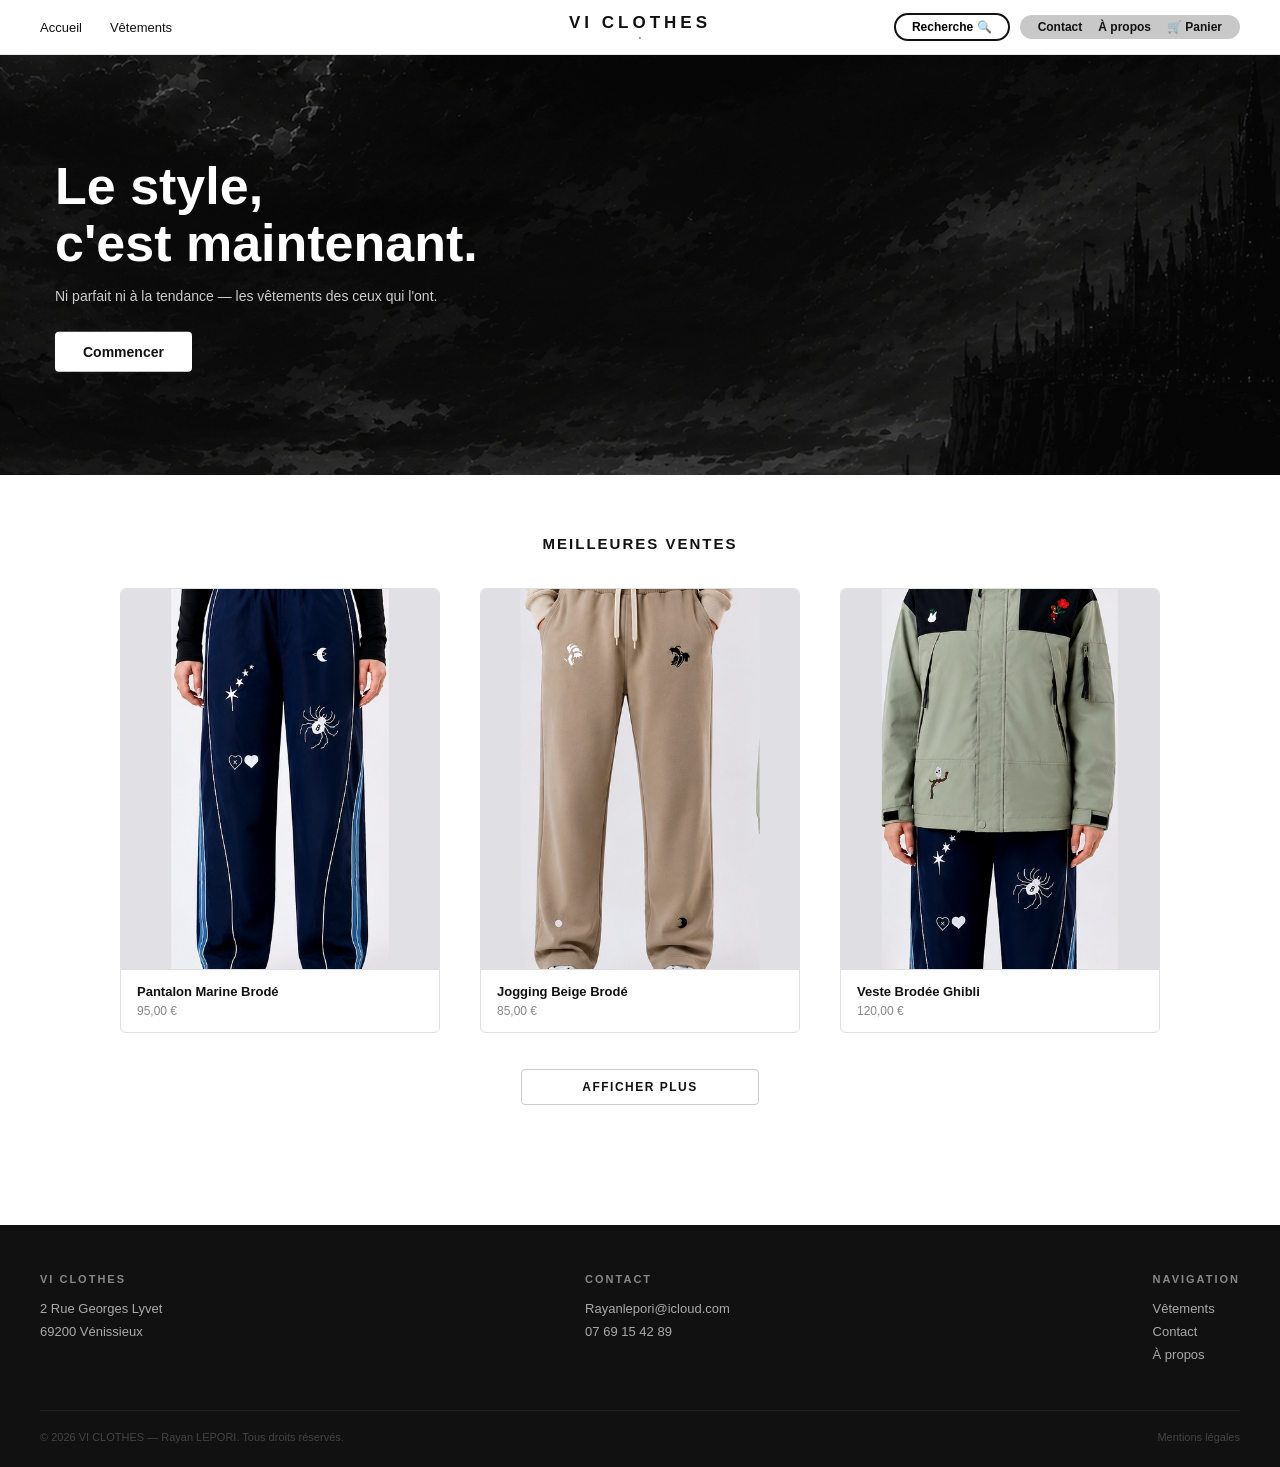
<file: index.html>
<!DOCTYPE html>
<html lang="fr">
<head>
    <meta charset="UTF-8">
    <meta name="viewport" content="width=device-width, initial-scale=1.0">
    <title>VI CLOTHES</title>
    <link rel="stylesheet" href="commun.css">
    <link rel="stylesheet" href="accueil.css">
</head>
<body>

    <nav>
        <div class="nav-gauche">
            <a href="index.html">Accueil</a>
            <a href="vetements.html">Vêtements</a>
        </div>
        <div class="nav-logo">
            <span class="logo-titre">VI CLOTHES</span>
            <span class="logo-point">•</span>
        </div>
        <div class="nav-droite">
            <button class="btn-recherche">Recherche 🔍</button>
            <div class="nav-liens">
                <a href="contact.html">Contact</a>
                <a href="apropos.html">À propos</a>
                <a href="panier.html">🛒 Panier</a>
            </div>
        </div>
    </nav>

    <div class="banniere">
        <img src="img/banniere.jpg" alt="Bannière VI CLOTHES">
        <div class="banniere-contenu">
            <h1>Le style,<br>c'est maintenant.</h1>
            <p>Ni parfait ni à la tendance — les vêtements des ceux qui l'ont.</p>
            <a href="vetements.html" class="btn-commander">Commencer</a>
        </div>
    </div>

    <div class="meilleures-ventes">
        <h2>Meilleures ventes</h2>
        <div class="grille-produits">

            <a href="produit-pantalon-marine.html" class="carte-produit">
                <img src="img/img_pantalon_marine.jpg" alt="Pantalon Marine Brodé">
                <div class="info-produit">
                    <h3>Pantalon Marine Brodé</h3>
                    <p>95,00 €</p>
                </div>
            </a>

            <a href="produit-jogging-beige.html" class="carte-produit">
                <img src="img/img_jogging_beige.jpg" alt="Jogging Beige Brodé">
                <div class="info-produit">
                    <h3>Jogging Beige Brodé</h3>
                    <p>85,00 €</p>
                </div>
            </a>

            <a href="produit-veste-ghibli.html" class="carte-produit">
                <img src="img/img_veste_ghibli.jpg" alt="Veste Brodée Ghibli">
                <div class="info-produit">
                    <h3>Veste Brodée Ghibli</h3>
                    <p>120,00 €</p>
                </div>
            </a>

        </div>
        <div class="voir-plus">
            <a href="vetements.html">Afficher plus</a>
        </div>
    </div>

    <footer>
        <div class="footer-grille">
            <div class="footer-colonne">
                <h4>VI CLOTHES</h4>
                <p>2 Rue Georges Lyvet</p>
                <p>69200 Vénissieux</p>
            </div>
            <div class="footer-colonne">
                <h4>Contact</h4>
                <a href="mailto:Rayanlepori@icloud.com">Rayanlepori@icloud.com</a>
                <a href="tel:0769154289">07 69 15 42 89</a>
            </div>
            <div class="footer-colonne">
                <h4>Navigation</h4>
                <a href="vetements.html">Vêtements</a>
                <a href="contact.html">Contact</a>
                <a href="apropos.html">À propos</a>
            </div>
        </div>
        <div class="footer-bas">
            <p>© 2026 VI CLOTHES — Rayan LEPORI. Tous droits réservés.</p>
            <p>Mentions légales</p>
        </div>
    </footer>

    <script src="panier.js"></script>

</body>
</html>
</file>
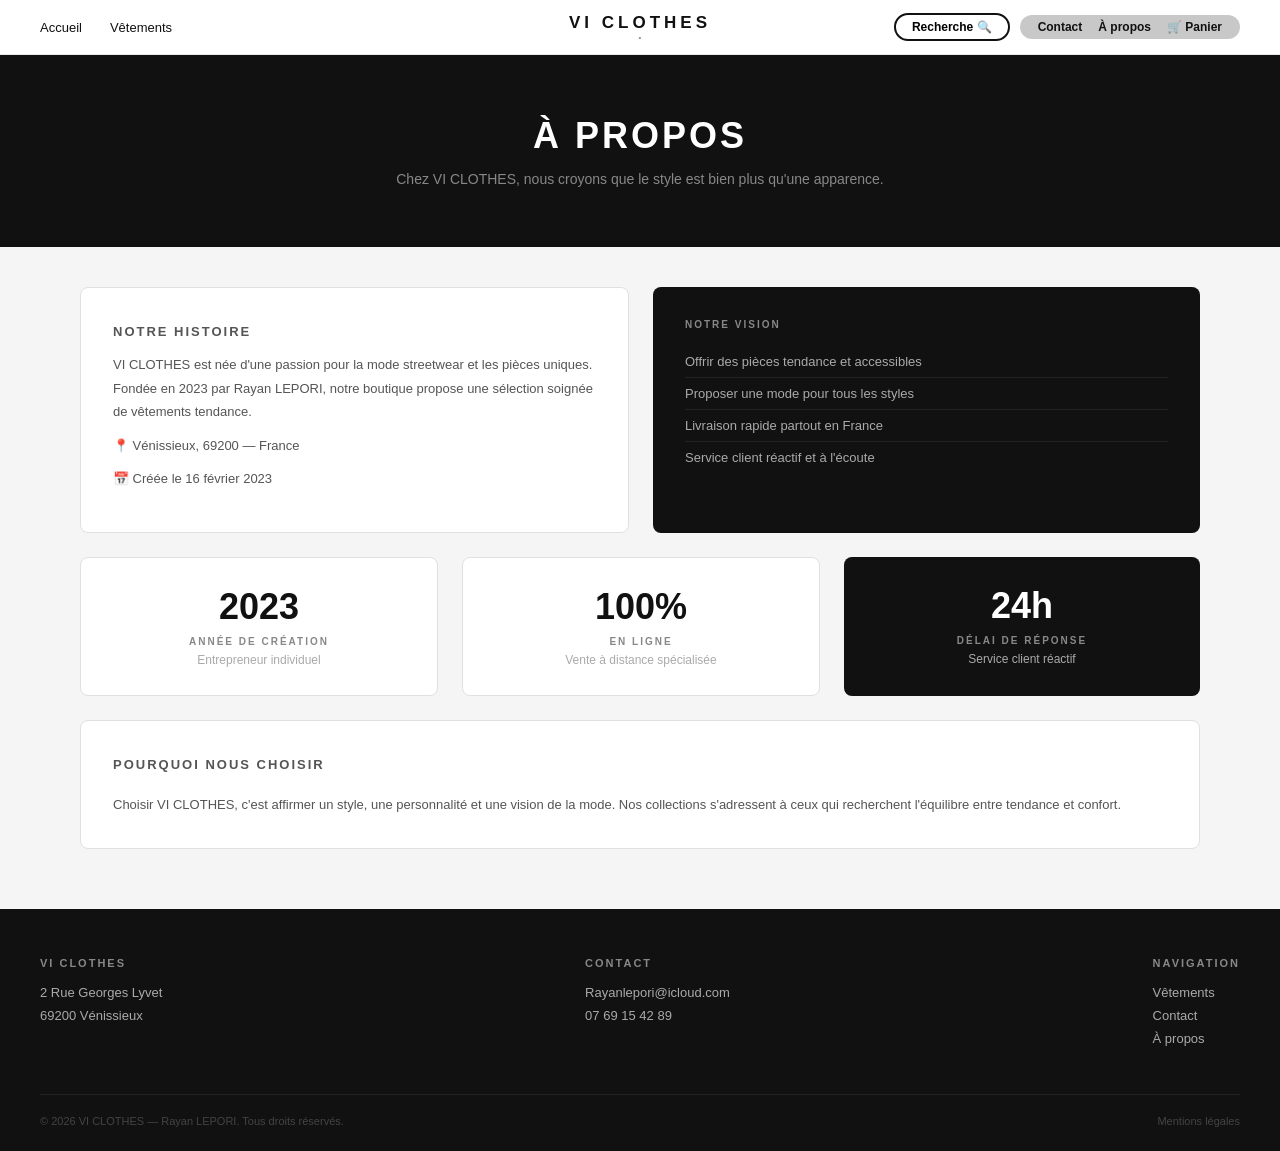
<file: apropos.html>
<!DOCTYPE html>
<html lang="fr">
<head>
    <meta charset="UTF-8">
    <meta name="viewport" content="width=device-width, initial-scale=1.0">
    <title>À propos — VI CLOTHES</title>
    <link rel="stylesheet" href="commun.css">
    <link rel="stylesheet" href="apropos.css">
</head>
<body>

    <nav>
        <div class="nav-gauche">
            <a href="index.html">Accueil</a>
            <a href="vetements.html">Vêtements</a>
        </div>
        <div class="nav-logo">
            <span class="logo-titre">VI CLOTHES</span>
            <span class="logo-point">•</span>
        </div>
        <div class="nav-droite">
            <button class="btn-recherche">Recherche 🔍</button>
            <div class="nav-liens">
                <a href="contact.html">Contact</a>
                <a href="apropos.html">À propos</a>
                <a href="panier.html">🛒 Panier</a>
            </div>
        </div>
    </nav>

    <div class="hero-apropos">
        <h1>À PROPOS</h1>
        <p>Chez VI CLOTHES, nous croyons que le style est bien plus qu'une apparence.</p>
    </div>

    <div class="apropos-contenu">
        <div class="apropos-grille">
            <div class="bloc bloc-blanc">
                <p class="bloc-label">NOTRE HISTOIRE</p>
                <p>VI CLOTHES est née d'une passion pour la mode streetwear et les pièces uniques. Fondée en 2023 par Rayan LEPORI, notre boutique propose une sélection soignée de vêtements tendance.</p>
                <p>📍 Vénissieux, 69200 — France</p>
                <p>📅 Créée le 16 février 2023</p>
            </div>
            <div class="bloc bloc-noir">
                <p class="bloc-label">NOTRE VISION</p>
                <ul>
                    <li>Offrir des pièces tendance et accessibles</li>
                    <li>Proposer une mode pour tous les styles</li>
                    <li>Livraison rapide partout en France</li>
                    <li>Service client réactif et à l'écoute</li>
                </ul>
            </div>
        </div>

        <div class="stats-grille">
            <div class="stat stat-blanc">
                <p class="stat-chiffre">2023</p>
                <p class="stat-label">ANNÉE DE CRÉATION</p>
                <p class="stat-detail">Entrepreneur individuel</p>
            </div>
            <div class="stat stat-blanc">
                <p class="stat-chiffre">100%</p>
                <p class="stat-label">EN LIGNE</p>
                <p class="stat-detail">Vente à distance spécialisée</p>
            </div>
            <div class="stat stat-noir">
                <p class="stat-chiffre">24h</p>
                <p class="stat-label">DÉLAI DE RÉPONSE</p>
                <p class="stat-detail">Service client réactif</p>
            </div>
        </div>

        <div class="pourquoi">
            <p class="bloc-label">POURQUOI NOUS CHOISIR</p>
            <p>Choisir VI CLOTHES, c'est affirmer un style, une personnalité et une vision de la mode. Nos collections s'adressent à ceux qui recherchent l'équilibre entre tendance et confort.</p>
        </div>
    </div>

    <footer>
        <div class="footer-grille">
            <div class="footer-colonne">
                <h4>VI CLOTHES</h4>
                <p>2 Rue Georges Lyvet</p>
                <p>69200 Vénissieux</p>
            </div>
            <div class="footer-colonne">
                <h4>Contact</h4>
                <a href="mailto:Rayanlepori@icloud.com">Rayanlepori@icloud.com</a>
                <a href="tel:0769154289">07 69 15 42 89</a>
            </div>
            <div class="footer-colonne">
                <h4>Navigation</h4>
                <a href="vetements.html">Vêtements</a>
                <a href="contact.html">Contact</a>
                <a href="apropos.html">À propos</a>
            </div>
        </div>
        <div class="footer-bas">
            <p>© 2026 VI CLOTHES — Rayan LEPORI. Tous droits réservés.</p>
            <p>Mentions légales</p>
        </div>
    </footer>

    <script src="panier.js"></script>

</body>
</html>
</file>
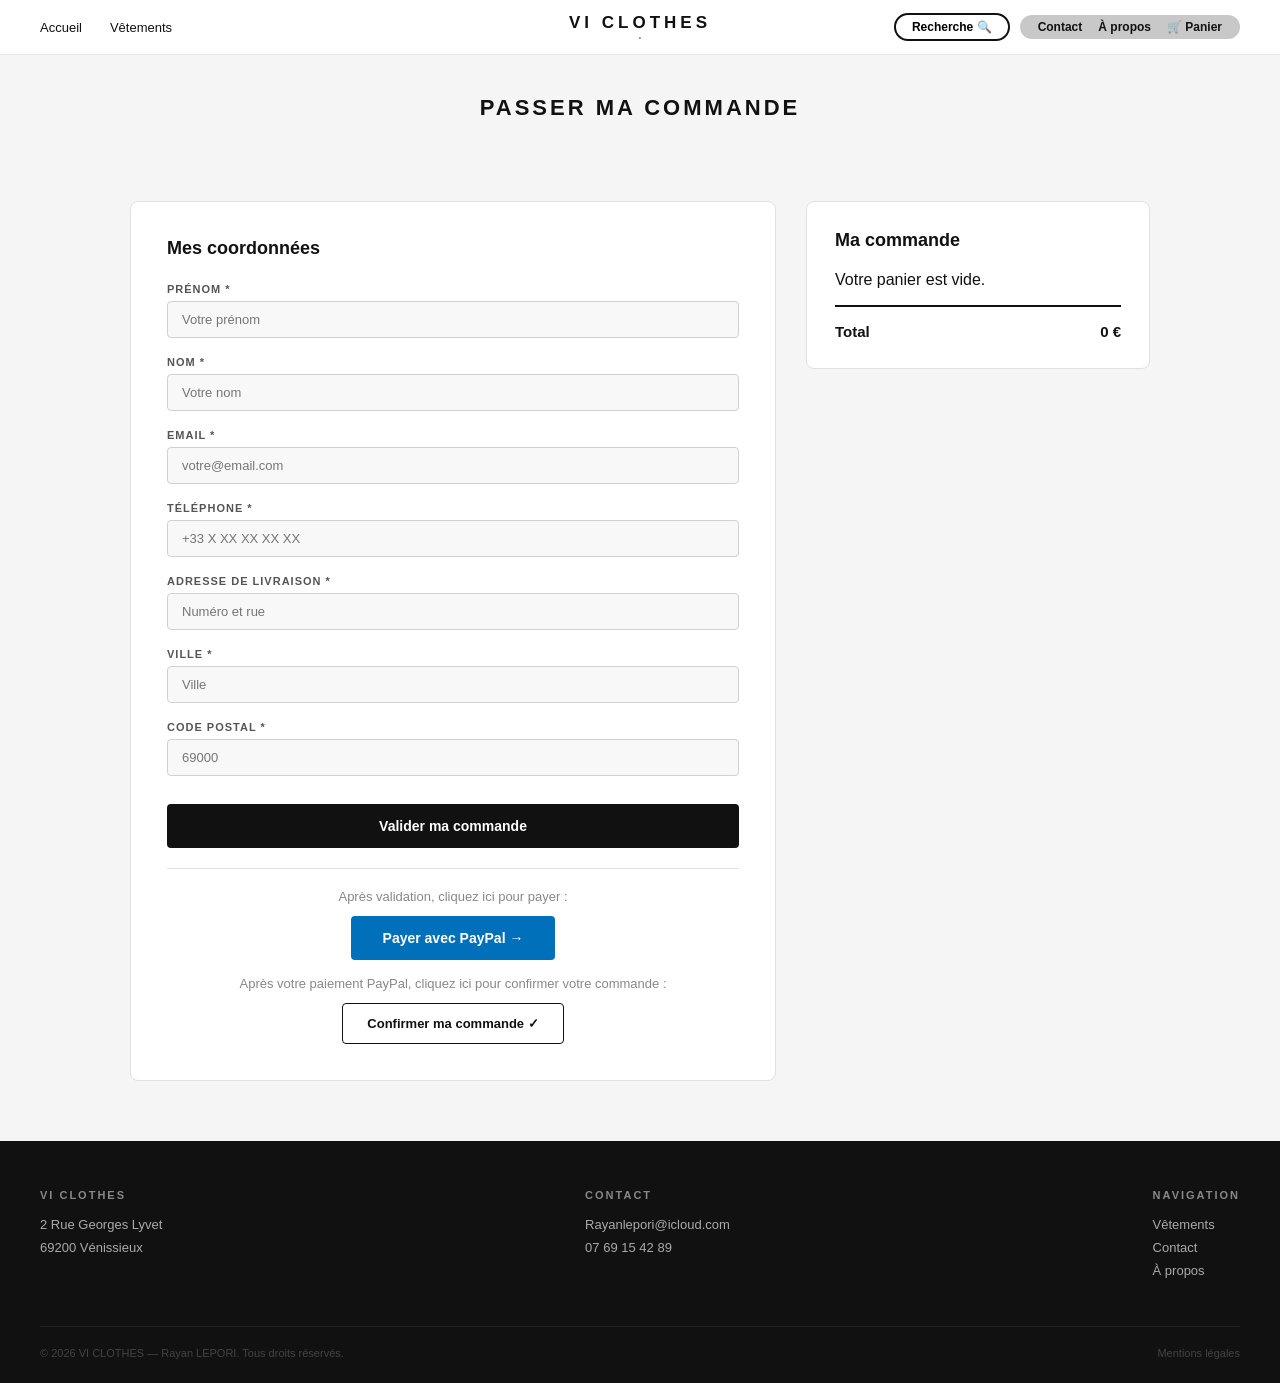
<file: commande.html>
<!DOCTYPE html>
<html lang="fr">
<head>
    <meta charset="UTF-8">
    <meta name="viewport" content="width=device-width, initial-scale=1.0">
    <title>Commande — VI CLOTHES</title>
    <link rel="stylesheet" href="commun.css">
    <link rel="stylesheet" href="commande.css">
</head>
<body>

    <nav>
        <div class="nav-gauche">
            <a href="index.html">Accueil</a>
            <a href="vetements.html">Vêtements</a>
        </div>
        <div class="nav-logo">
            <span class="logo-titre">VI CLOTHES</span>
            <span class="logo-point">•</span>
        </div>
        <div class="nav-droite">
            <button class="btn-recherche">Recherche 🔍</button>
            <div class="nav-liens">
                <a href="contact.html">Contact</a>
                <a href="apropos.html">À propos</a>
                <a href="panier.html">🛒 Panier</a>
            </div>
        </div>
    </nav>

    <div class="header-page">
        <h1>Passer ma commande</h1>
    </div>

    <div class="commande-grille">

        <div class="formulaire-bloc">
            <h2>Mes coordonnées</h2>

            <form action="https://formspree.io/f/mdavqwwj" method="POST" id="form-commande">

                <input type="hidden" name="type" value="COMMANDE — NON PAYÉ">
                <input type="hidden" name="articles" id="champ-articles">
                <input type="hidden" name="total" id="champ-total">

                <div class="champ">
                    <label for="prenom">Prénom *</label>
                    <input type="text" id="prenom" name="prenom" placeholder="Votre prénom" required>
                </div>

                <div class="champ">
                    <label for="nom">Nom *</label>
                    <input type="text" id="nom" name="nom" placeholder="Votre nom" required>
                </div>

                <div class="champ">
                    <label for="email">Email *</label>
                    <input type="email" id="email" name="email" placeholder="votre@email.com" required>
                </div>

                <div class="champ">
                    <label for="telephone">Téléphone *</label>
                    <input type="tel" id="telephone" name="telephone" placeholder="+33 X XX XX XX XX" required>
                </div>

                <div class="champ">
                    <label for="adresse">Adresse de livraison *</label>
                    <input type="text" id="adresse" name="adresse" placeholder="Numéro et rue" required>
                </div>

                <div class="champ">
                    <label for="ville">Ville *</label>
                    <input type="text" id="ville" name="ville" placeholder="Ville" required>
                </div>

                <div class="champ">
                    <label for="code-postal">Code postal *</label>
                    <input type="text" id="code-postal" name="code_postal" placeholder="69000" required>
                </div>

                <button type="submit" class="btn-valider" onclick="preparerCommande()">Valider ma commande</button>

            </form>

            <div class="paypal-bloc">
                <p>Après validation, cliquez ici pour payer :</p>
                <a href="#" id="btn-paypal" class="btn-paypal">Payer avec PayPal →</a>
                <p class="apres-paypal">Après votre paiement PayPal, cliquez ici pour confirmer votre commande :</p>
                <a href="confirmation.html" class="btn-confirmer">Confirmer ma commande ✓</a>
            </div>

        </div>

        <div class="recap-bloc">
            <h2>Ma commande</h2>
            <div id="recap-articles"></div>
            <div class="recap-total">
                <span>Total</span>
                <span id="recap-total-prix">0 €</span>
            </div>
        </div>

    </div>

    <footer>
        <div class="footer-grille">
            <div class="footer-colonne">
                <h4>VI CLOTHES</h4>
                <p>2 Rue Georges Lyvet</p>
                <p>69200 Vénissieux</p>
            </div>
            <div class="footer-colonne">
                <h4>Contact</h4>
                <a href="mailto:Rayanlepori@icloud.com">Rayanlepori@icloud.com</a>
                <a href="tel:0769154289">07 69 15 42 89</a>
            </div>
            <div class="footer-colonne">
                <h4>Navigation</h4>
                <a href="vetements.html">Vêtements</a>
                <a href="contact.html">Contact</a>
                <a href="apropos.html">À propos</a>
            </div>
        </div>
        <div class="footer-bas">
            <p>© 2026 VI CLOTHES — Rayan LEPORI. Tous droits réservés.</p>
            <p>Mentions légales</p>
        </div>
    </footer>

    <script src="panier.js"></script>
    <script>
        var panier = getPanier();
        var recap = document.getElementById('recap-articles');
        var total = 0;
        var i;
        var listeArticles = '';

        if (panier.length == 0) {
            recap.innerHTML = '<p>Votre panier est vide.</p>';
        } else {
            for (i = 0; i < panier.length; i = i + 1) {
                total = total + parseFloat(panier[i].prix);
                recap.innerHTML = recap.innerHTML + '<div class="recap-article"><p>' + panier[i].nom + ' — Taille ' + panier[i].taille + '</p><p>' + panier[i].prix + ' €</p></div>';
                listeArticles = listeArticles + panier[i].nom + ' (Taille ' + panier[i].taille + ') — ' + panier[i].prix + ' €  |  ';
            }
            document.getElementById('recap-total-prix').textContent = total + ' €';
            document.getElementById('champ-articles').value = listeArticles;
            document.getElementById('champ-total').value = total + ' €';

            // Lien PayPal avec le montant pré-rempli
            document.getElementById('btn-paypal').href = 'https://paypal.me/NaguibSaandi/' + total + 'EUR';
        }

        function preparerCommande() {
            localStorage.setItem('commande_statut', 'en_attente');
            localStorage.setItem('commande_total', total);
            localStorage.setItem('commande_articles', listeArticles);
        }
    </script>

</body>
</html>
</file>
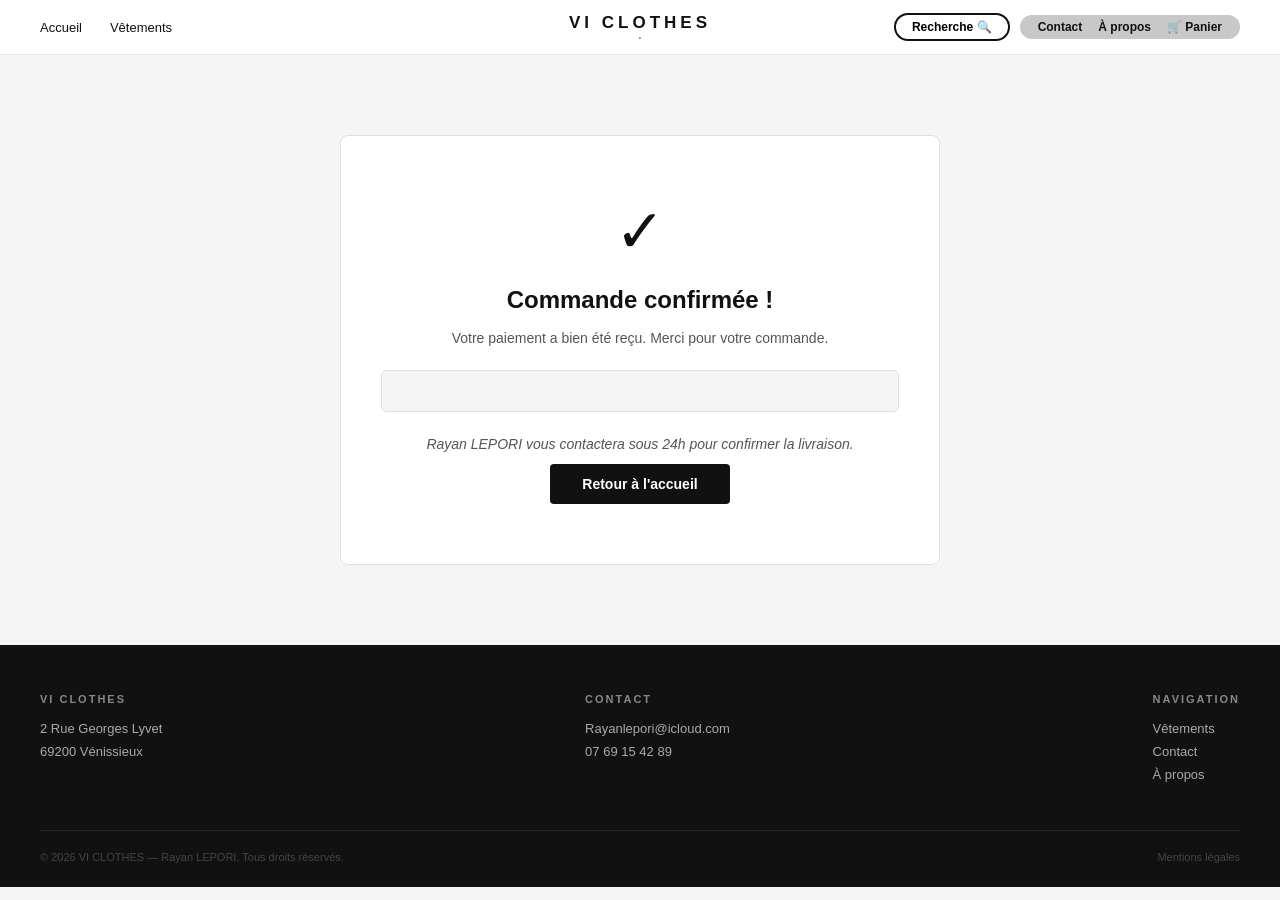
<file: confirmation.html>
<!DOCTYPE html>
<html lang="fr">
<head>
    <meta charset="UTF-8">
    <meta name="viewport" content="width=device-width, initial-scale=1.0">
    <title>Confirmation — VI CLOTHES</title>
    <link rel="stylesheet" href="commun.css">
    <link rel="stylesheet" href="confirmation.css">
</head>
<body>

    <nav>
        <div class="nav-gauche">
            <a href="index.html">Accueil</a>
            <a href="vetements.html">Vêtements</a>
        </div>
        <div class="nav-logo">
            <span class="logo-titre">VI CLOTHES</span>
            <span class="logo-point">•</span>
        </div>
        <div class="nav-droite">
            <button class="btn-recherche">Recherche 🔍</button>
            <div class="nav-liens">
                <a href="contact.html">Contact</a>
                <a href="apropos.html">À propos</a>
                <a href="panier.html">🛒 Panier</a>
            </div>
        </div>
    </nav>

    <div class="confirmation-contenu">

        <div class="confirmation-icone">✓</div>
        <h1>Commande confirmée !</h1>
        <p>Votre paiement a bien été reçu. Merci pour votre commande.</p>

        <div class="recap-confirmation" id="recap-confirmation"></div>

        <p class="info-livraison">Rayan LEPORI vous contactera sous 24h pour confirmer la livraison.</p>

        <a href="index.html" class="btn-retour">Retour à l'accueil</a>

    </div>

    <footer>
        <div class="footer-grille">
            <div class="footer-colonne">
                <h4>VI CLOTHES</h4>
                <p>2 Rue Georges Lyvet</p>
                <p>69200 Vénissieux</p>
            </div>
            <div class="footer-colonne">
                <h4>Contact</h4>
                <a href="mailto:Rayanlepori@icloud.com">Rayanlepori@icloud.com</a>
                <a href="tel:0769154289">07 69 15 42 89</a>
            </div>
            <div class="footer-colonne">
                <h4>Navigation</h4>
                <a href="vetements.html">Vêtements</a>
                <a href="contact.html">Contact</a>
                <a href="apropos.html">À propos</a>
            </div>
        </div>
        <div class="footer-bas">
            <p>© 2026 VI CLOTHES — Rayan LEPORI. Tous droits réservés.</p>
            <p>Mentions légales</p>
        </div>
    </footer>

    <script src="panier.js"></script>
    <script>
        // Mettre le statut à "payé"
        localStorage.setItem('commande_statut', 'paye');

        // Afficher le récapitulatif
        var total = localStorage.getItem('commande_total');
        var articles = localStorage.getItem('commande_articles');

        if (total && articles) {
            document.getElementById('recap-confirmation').innerHTML =
                '<p><strong>Articles :</strong> ' + articles + '</p>' +
                '<p><strong>Total payé :</strong> ' + total + ' €</p>';
        }

        // Vider le panier
        viderPanier();
    </script>

</body>
</html>
</file>
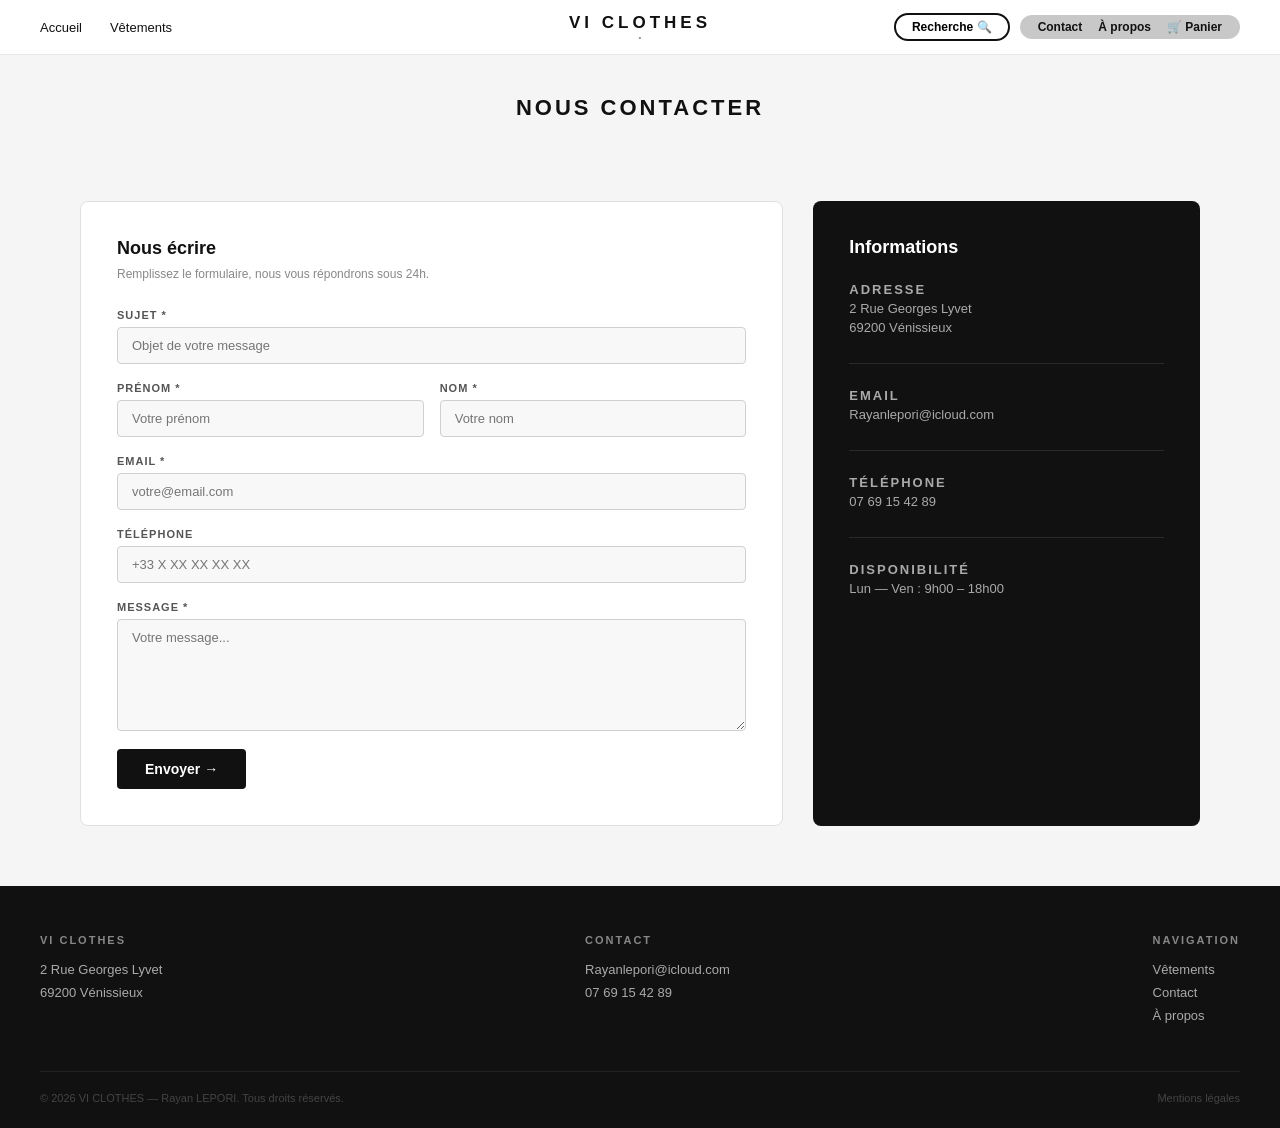
<file: contact.html>
<!DOCTYPE html>
<html lang="fr">
<head>
    <meta charset="UTF-8">
    <meta name="viewport" content="width=device-width, initial-scale=1.0">
    <title>Contact — VI CLOTHES</title>
    <link rel="stylesheet" href="commun.css">
    <link rel="stylesheet" href="contact.css">
</head>
<body>

    <nav>
        <div class="nav-gauche">
            <a href="index.html">Accueil</a>
            <a href="vetements.html">Vêtements</a>
        </div>
        <div class="nav-logo">
            <span class="logo-titre">VI CLOTHES</span>
            <span class="logo-point">•</span>
        </div>
        <div class="nav-droite">
            <button class="btn-recherche">Recherche 🔍</button>
            <div class="nav-liens">
                <a href="contact.html">Contact</a>
                <a href="apropos.html">À propos</a>
                <a href="panier.html">🛒 Panier</a>
            </div>
        </div>
    </nav>

    <div class="header-page">
        <h1>Nous Contacter</h1>
    </div>

    <div class="contact-grille">

        <div class="formulaire-bloc">
            <h2>Nous écrire</h2>
            <p class="sous-titre">Remplissez le formulaire, nous vous répondrons sous 24h.</p>

            <form action="https://formspree.io/f/mdavqwwj" method="POST">
                <div class="champ">
                    <label for="sujet">Sujet *</label>
                    <input type="text" id="sujet" name="sujet" placeholder="Objet de votre message" required>
                </div>
                <div class="champ-double">
                    <div class="champ">
                        <label for="prenom">Prénom *</label>
                        <input type="text" id="prenom" name="prenom" placeholder="Votre prénom" required>
                    </div>
                    <div class="champ">
                        <label for="nom">Nom *</label>
                        <input type="text" id="nom" name="nom" placeholder="Votre nom" required>
                    </div>
                </div>
                <div class="champ">
                    <label for="email">Email *</label>
                    <input type="email" id="email" name="email" placeholder="votre@email.com" required>
                </div>
                <div class="champ">
                    <label for="telephone">Téléphone</label>
                    <input type="tel" id="telephone" name="telephone" placeholder="+33 X XX XX XX XX">
                </div>
                <div class="champ">
                    <label for="message">Message *</label>
                    <textarea id="message" name="message" placeholder="Votre message..." rows="6" required></textarea>
                </div>
                <button type="submit" class="btn-envoyer">Envoyer →</button>
            </form>
        </div>

        <div class="infos-bloc">
            <h2>Informations</h2>
            <div class="info-ligne">
                <p class="info-label">ADRESSE</p>
                <p>2 Rue Georges Lyvet</p>
                <p>69200 Vénissieux</p>
            </div>
            <div class="info-ligne">
                <p class="info-label">EMAIL</p>
                <p>Rayanlepori@icloud.com</p>
            </div>
            <div class="info-ligne">
                <p class="info-label">TÉLÉPHONE</p>
                <p>07 69 15 42 89</p>
            </div>
            <div class="info-ligne">
                <p class="info-label">DISPONIBILITÉ</p>
                <p>Lun — Ven : 9h00 – 18h00</p>
            </div>
        </div>

    </div>

    <footer>
        <div class="footer-grille">
            <div class="footer-colonne">
                <h4>VI CLOTHES</h4>
                <p>2 Rue Georges Lyvet</p>
                <p>69200 Vénissieux</p>
            </div>
            <div class="footer-colonne">
                <h4>Contact</h4>
                <a href="mailto:Rayanlepori@icloud.com">Rayanlepori@icloud.com</a>
                <a href="tel:0769154289">07 69 15 42 89</a>
            </div>
            <div class="footer-colonne">
                <h4>Navigation</h4>
                <a href="vetements.html">Vêtements</a>
                <a href="contact.html">Contact</a>
                <a href="apropos.html">À propos</a>
            </div>
        </div>
        <div class="footer-bas">
            <p>© 2026 VI CLOTHES — Rayan LEPORI. Tous droits réservés.</p>
            <p>Mentions légales</p>
        </div>
    </footer>

    <script src="panier.js"></script>

</body>
</html>
</file>
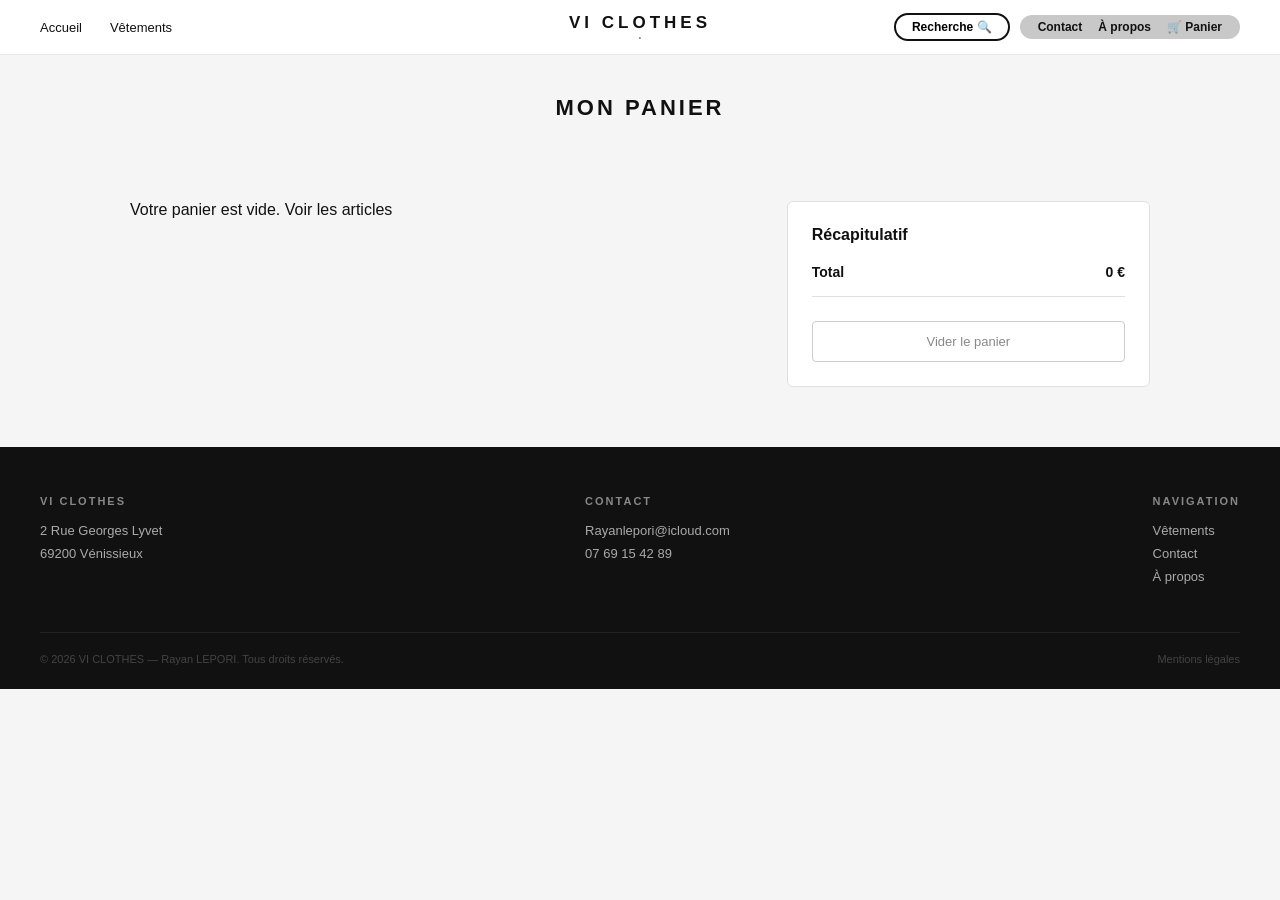
<file: panier.html>
<!DOCTYPE html>
<html lang="fr">
<head>
    <meta charset="UTF-8">
    <meta name="viewport" content="width=device-width, initial-scale=1.0">
    <title>Panier — VI CLOTHES</title>
    <link rel="stylesheet" href="commun.css">
    <link rel="stylesheet" href="panier.css">
</head>
<body>

    <nav>
        <div class="nav-gauche">
            <a href="index.html">Accueil</a>
            <a href="vetements.html">Vêtements</a>
        </div>
        <div class="nav-logo">
            <span class="logo-titre">VI CLOTHES</span>
            <span class="logo-point">•</span>
        </div>
        <div class="nav-droite">
            <button class="btn-recherche">Recherche 🔍</button>
            <div class="nav-liens">
                <a href="contact.html">Contact</a>
                <a href="apropos.html">À propos</a>
                <a href="panier.html">🛒 Panier</a>
            </div>
        </div>
    </nav>

    <div class="header-page">
        <h1>Mon Panier</h1>
    </div>

    <div class="panier-contenu">
        <div class="articles-bloc" id="articles-bloc"></div>
        <div class="recap-bloc">
            <h2>Récapitulatif</h2>
            <div class="recap-ligne">
                <span>Total</span>
                <span id="total-prix">0 €</span>
            </div>
            <a href="commande.html" class="btn-commander" id="btn-commander">Passer la commande</a>
            <button onclick="viderPanier()" class="btn-vider">Vider le panier</button>
        </div>
    </div>

    <footer>
        <div class="footer-grille">
            <div class="footer-colonne">
                <h4>VI CLOTHES</h4>
                <p>2 Rue Georges Lyvet</p>
                <p>69200 Vénissieux</p>
            </div>
            <div class="footer-colonne">
                <h4>Contact</h4>
                <a href="mailto:Rayanlepori@icloud.com">Rayanlepori@icloud.com</a>
                <a href="tel:0769154289">07 69 15 42 89</a>
            </div>
            <div class="footer-colonne">
                <h4>Navigation</h4>
                <a href="vetements.html">Vêtements</a>
                <a href="contact.html">Contact</a>
                <a href="apropos.html">À propos</a>
            </div>
        </div>
        <div class="footer-bas">
            <p>© 2026 VI CLOTHES — Rayan LEPORI. Tous droits réservés.</p>
            <p>Mentions légales</p>
        </div>
    </footer>

    <script src="panier.js"></script>
    <script>
        var panier = getPanier();
        var contenu = '';
        var total = 0;
        var i;

        if (panier.length == 0) {
            contenu = '<p>Votre panier est vide. <a href="vetements.html">Voir les articles</a></p>';
            document.getElementById('btn-commander').style.display = 'none';
        } else {
            for (i = 0; i < panier.length; i = i + 1) {
                total = total + parseFloat(panier[i].prix);
                contenu = contenu + '<div class="article"><img src="' + panier[i].image + '" alt="' + panier[i].nom + '"><div class="article-info"><h3>' + panier[i].nom + '</h3><p>Taille : ' + panier[i].taille + '</p><p>' + panier[i].prix + ' €</p></div></div>';
            }
            document.getElementById('total-prix').textContent = total + ' €';
        }

        document.getElementById('articles-bloc').innerHTML = contenu;

        function viderPanier() {
            localStorage.removeItem('panier');
            alert('Panier vidé !');
            location.reload();
        }
    </script>

</body>
</html>
</file>
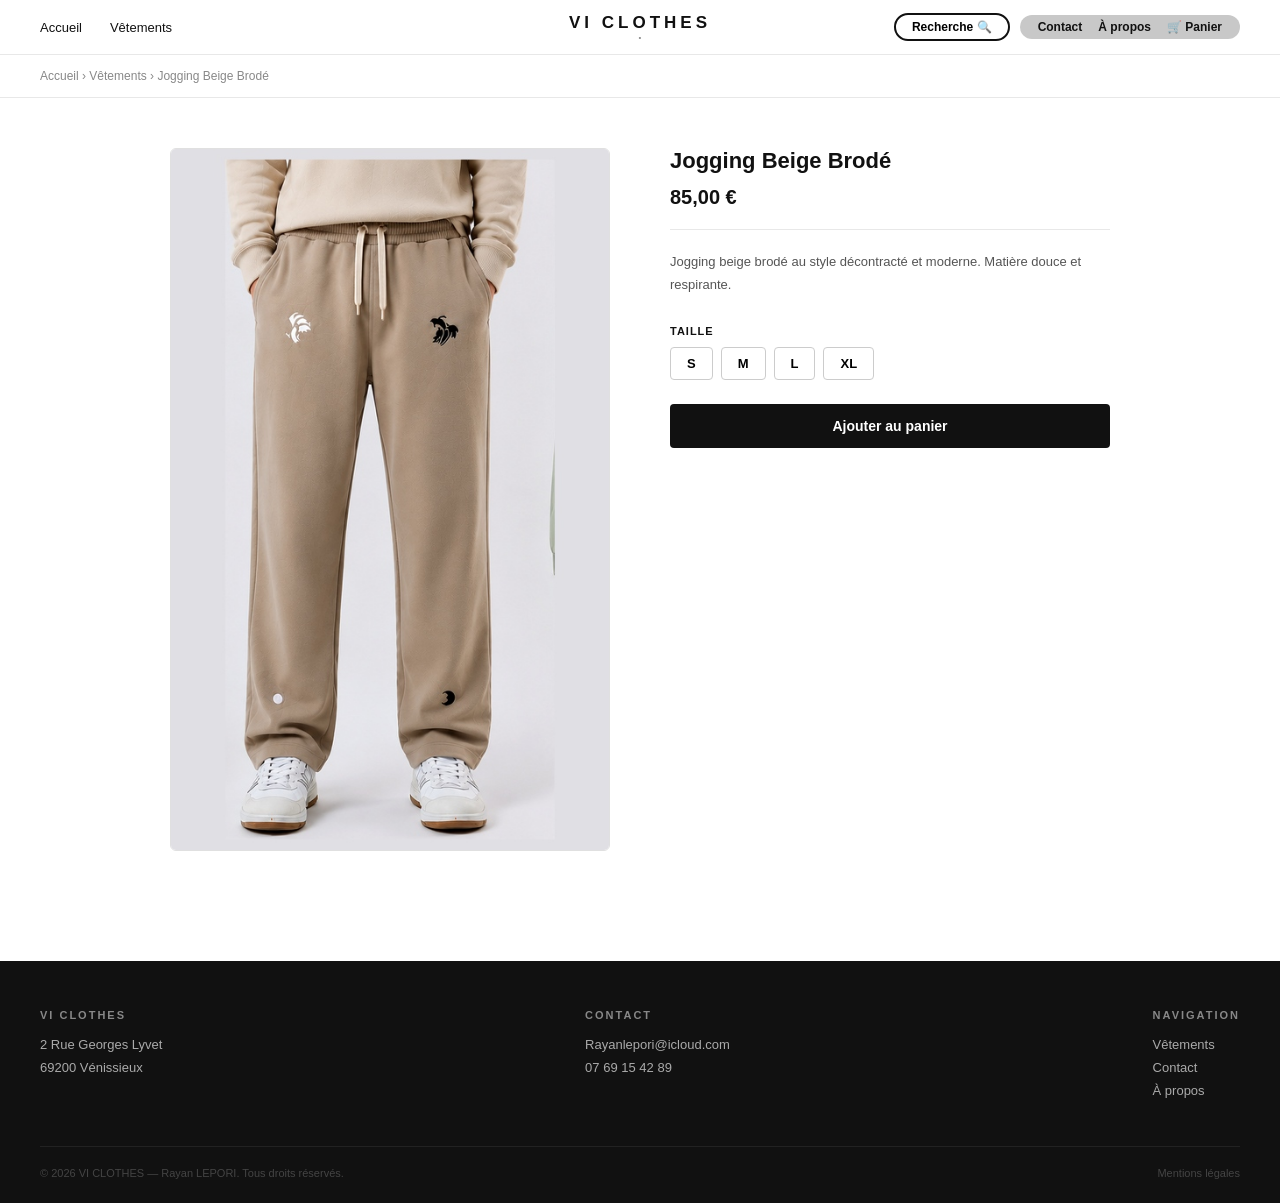
<file: produit-jogging-beige.html>
<!DOCTYPE html>
<html lang="fr">
<head>
    <meta charset="UTF-8">
    <meta name="viewport" content="width=device-width, initial-scale=1.0">
    <title>Jogging Beige Brodé — VI CLOTHES</title>
    <link rel="stylesheet" href="commun.css">
    <link rel="stylesheet" href="produit.css">
</head>
<body>

    <nav>
        <div class="nav-gauche">
            <a href="index.html">Accueil</a>
            <a href="vetements.html">Vêtements</a>
        </div>
        <div class="nav-logo">
            <span class="logo-titre">VI CLOTHES</span>
            <span class="logo-point">•</span>
        </div>
        <div class="nav-droite">
            <button class="btn-recherche">Recherche 🔍</button>
            <div class="nav-liens">
                <a href="contact.html">Contact</a>
                <a href="apropos.html">À propos</a>
                <a href="panier.html">🛒 Panier</a>
            </div>
        </div>
    </nav>

    <div class="fil-ariane">
        <a href="index.html">Accueil</a> › <a href="vetements.html">Vêtements</a> › Jogging Beige Brodé
    </div>

    <div class="produit-detail">
        <div class="produit-image">
            <img src="img/img_jogging_beige.jpg" alt="Jogging Beige Brodé">
        </div>
        <div class="produit-info">
            <h1>Jogging Beige Brodé</h1>
            <p class="produit-prix">85,00 €</p>
            <p class="produit-description">Jogging beige brodé au style décontracté et moderne. Matière douce et respirante.</p>

            <p class="taille-label">TAILLE</p>
            <div class="tailles">
                <button class="taille" id="S" onclick="choisirTaille(this,'S')">S</button>
                <button class="taille" id="M" onclick="choisirTaille(this,'M')">M</button>
                <button class="taille" id="L" onclick="choisirTaille(this,'L')">L</button>
                <button class="taille" id="XL" onclick="choisirTaille(this,'XL')">XL</button>
            </div>

            <button class="btn-ajouter" onclick="ajouterArticle()">Ajouter au panier</button>
        </div>
    </div>

    <footer>
        <div class="footer-grille">
            <div class="footer-colonne">
                <h4>VI CLOTHES</h4>
                <p>2 Rue Georges Lyvet</p>
                <p>69200 Vénissieux</p>
            </div>
            <div class="footer-colonne">
                <h4>Contact</h4>
                <a href="mailto:Rayanlepori@icloud.com">Rayanlepori@icloud.com</a>
                <a href="tel:0769154289">07 69 15 42 89</a>
            </div>
            <div class="footer-colonne">
                <h4>Navigation</h4>
                <a href="vetements.html">Vêtements</a>
                <a href="contact.html">Contact</a>
                <a href="apropos.html">À propos</a>
            </div>
        </div>
        <div class="footer-bas">
            <p>© 2026 VI CLOTHES — Rayan LEPORI. Tous droits réservés.</p>
            <p>Mentions légales</p>
        </div>
    </footer>

    <script src="panier.js"></script>
    <script>
        var taille = '';

        function choisirTaille(bouton, t) {
            taille = t;
            document.getElementById('S').style.background  = '';
            document.getElementById('S').style.color       = '';
            document.getElementById('M').style.background  = '';
            document.getElementById('M').style.color       = '';
            document.getElementById('L').style.background  = '';
            document.getElementById('L').style.color       = '';
            document.getElementById('XL').style.background = '';
            document.getElementById('XL').style.color      = '';
            bouton.style.background = '#111111';
            bouton.style.color      = '#ffffff';
        }

        function ajouterArticle() {
            if (taille == '') {
                alert('Veuillez choisir une taille.');
            } else {
                ajouterAuPanier('Jogging Beige Brodé', '85', 'img/img_jogging_beige.jpg', taille);
            }
        }
    </script>

</body>
</html>
</file>
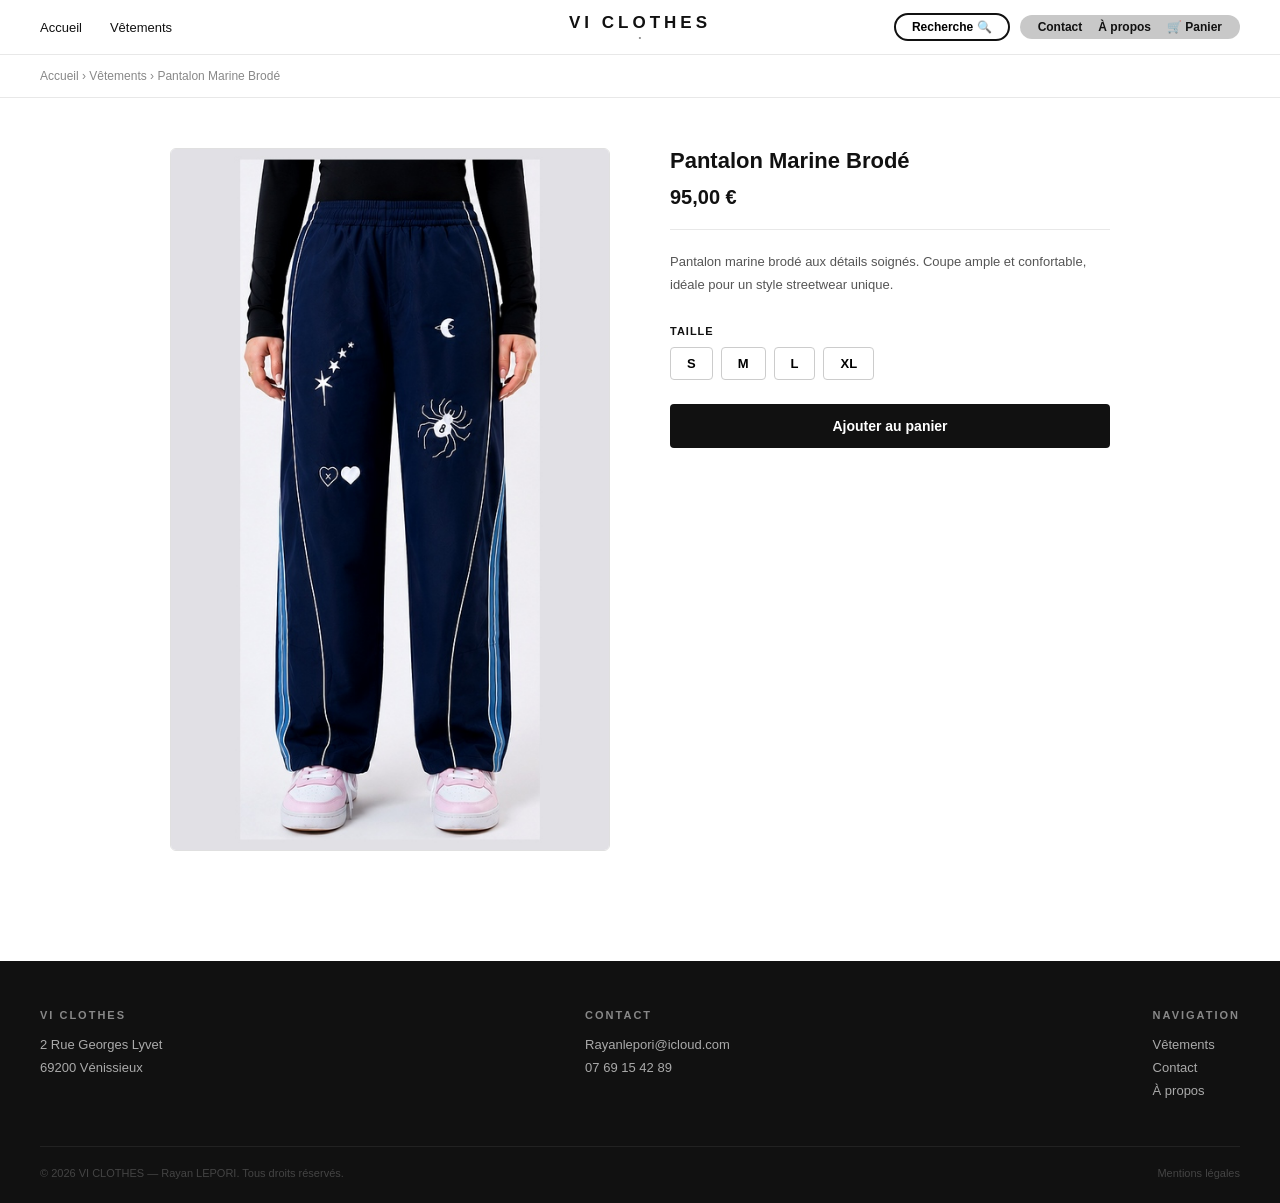
<file: produit-pantalon-marine.html>
<!DOCTYPE html>
<html lang="fr">
<head>
    <meta charset="UTF-8">
    <meta name="viewport" content="width=device-width, initial-scale=1.0">
    <title>Pantalon Marine Brodé — VI CLOTHES</title>
    <link rel="stylesheet" href="commun.css">
    <link rel="stylesheet" href="produit.css">
</head>
<body>

    <nav>
        <div class="nav-gauche">
            <a href="index.html">Accueil</a>
            <a href="vetements.html">Vêtements</a>
        </div>
        <div class="nav-logo">
            <span class="logo-titre">VI CLOTHES</span>
            <span class="logo-point">•</span>
        </div>
        <div class="nav-droite">
            <button class="btn-recherche">Recherche 🔍</button>
            <div class="nav-liens">
                <a href="contact.html">Contact</a>
                <a href="apropos.html">À propos</a>
                <a href="panier.html">🛒 Panier</a>
            </div>
        </div>
    </nav>

    <div class="fil-ariane">
        <a href="index.html">Accueil</a> › <a href="vetements.html">Vêtements</a> › Pantalon Marine Brodé
    </div>

    <div class="produit-detail">
        <div class="produit-image">
            <img src="img/img_pantalon_marine.jpg" alt="Pantalon Marine Brodé">
        </div>
        <div class="produit-info">
            <h1>Pantalon Marine Brodé</h1>
            <p class="produit-prix">95,00 €</p>
            <p class="produit-description">Pantalon marine brodé aux détails soignés. Coupe ample et confortable, idéale pour un style streetwear unique.</p>

            <p class="taille-label">TAILLE</p>
            <div class="tailles">
                <button class="taille" id="S" onclick="choisirTaille(this,'S')">S</button>
                <button class="taille" id="M" onclick="choisirTaille(this,'M')">M</button>
                <button class="taille" id="L" onclick="choisirTaille(this,'L')">L</button>
                <button class="taille" id="XL" onclick="choisirTaille(this,'XL')">XL</button>
            </div>

            <button class="btn-ajouter" onclick="ajouterArticle()">Ajouter au panier</button>
        </div>
    </div>

    <footer>
        <div class="footer-grille">
            <div class="footer-colonne">
                <h4>VI CLOTHES</h4>
                <p>2 Rue Georges Lyvet</p>
                <p>69200 Vénissieux</p>
            </div>
            <div class="footer-colonne">
                <h4>Contact</h4>
                <a href="mailto:Rayanlepori@icloud.com">Rayanlepori@icloud.com</a>
                <a href="tel:0769154289">07 69 15 42 89</a>
            </div>
            <div class="footer-colonne">
                <h4>Navigation</h4>
                <a href="vetements.html">Vêtements</a>
                <a href="contact.html">Contact</a>
                <a href="apropos.html">À propos</a>
            </div>
        </div>
        <div class="footer-bas">
            <p>© 2026 VI CLOTHES — Rayan LEPORI. Tous droits réservés.</p>
            <p>Mentions légales</p>
        </div>
    </footer>

    <script src="panier.js"></script>
    <script>
        var taille = '';

        function choisirTaille(bouton, t) {
            taille = t;
            document.getElementById('S').style.background  = '';
            document.getElementById('S').style.color       = '';
            document.getElementById('M').style.background  = '';
            document.getElementById('M').style.color       = '';
            document.getElementById('L').style.background  = '';
            document.getElementById('L').style.color       = '';
            document.getElementById('XL').style.background = '';
            document.getElementById('XL').style.color      = '';
            bouton.style.background = '#111111';
            bouton.style.color      = '#ffffff';
        }

        function ajouterArticle() {
            if (taille == '') {
                alert('Veuillez choisir une taille.');
            } else {
                ajouterAuPanier('Pantalon Marine Brodé', '95', 'img/img_pantalon_marine.jpg', taille);
            }
        }
    </script>

</body>
</html>
</file>
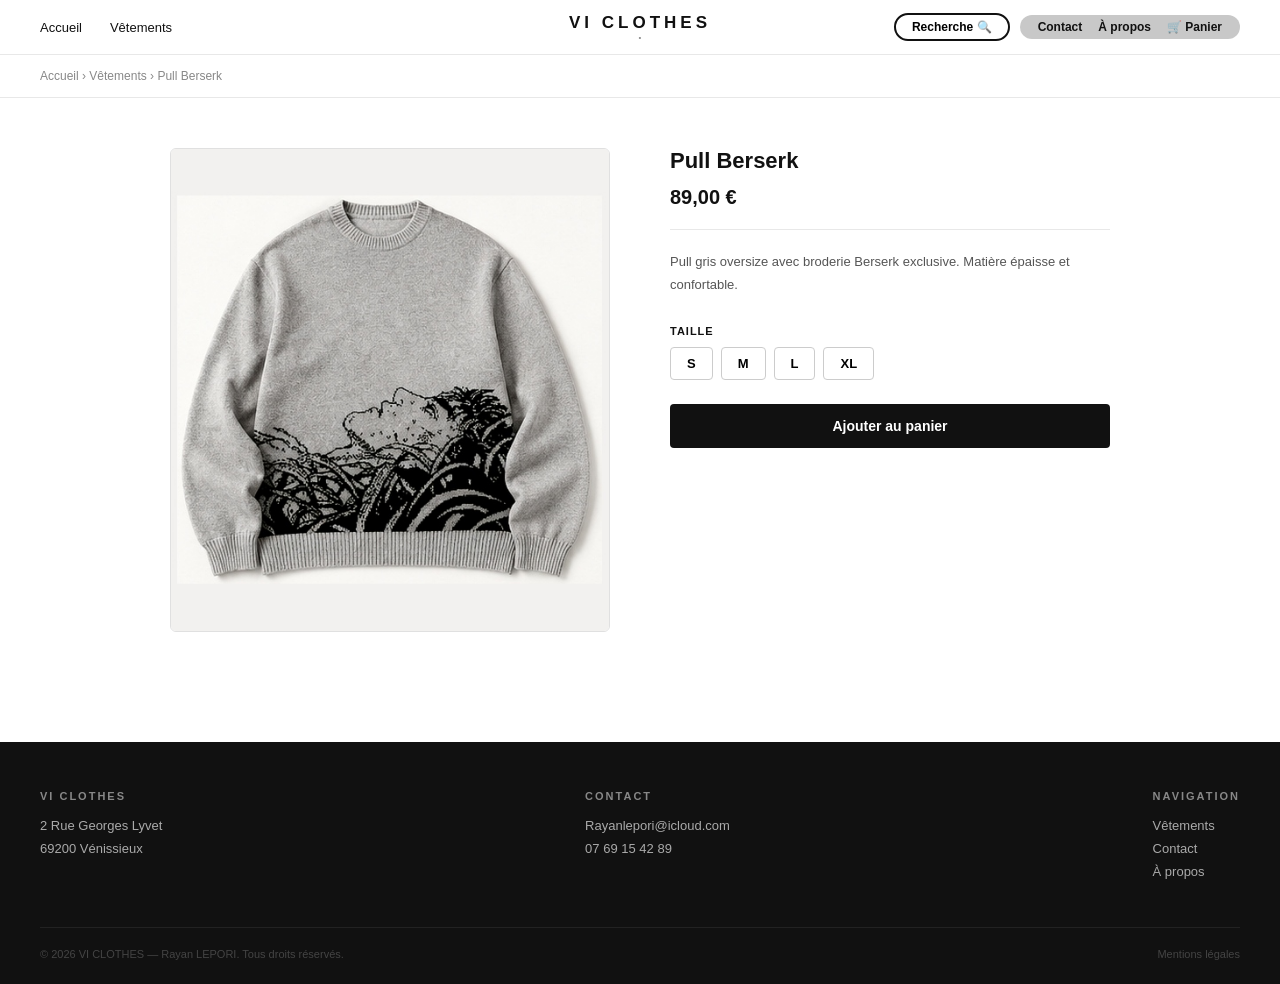
<file: produit-pull-berserk.html>
<!DOCTYPE html>
<html lang="fr">
<head>
    <meta charset="UTF-8">
    <meta name="viewport" content="width=device-width, initial-scale=1.0">
    <title>Pull Berserk — VI CLOTHES</title>
    <link rel="stylesheet" href="commun.css">
    <link rel="stylesheet" href="produit.css">
</head>
<body>

    <nav>
        <div class="nav-gauche">
            <a href="index.html">Accueil</a>
            <a href="vetements.html">Vêtements</a>
        </div>
        <div class="nav-logo">
            <span class="logo-titre">VI CLOTHES</span>
            <span class="logo-point">•</span>
        </div>
        <div class="nav-droite">
            <button class="btn-recherche">Recherche 🔍</button>
            <div class="nav-liens">
                <a href="contact.html">Contact</a>
                <a href="apropos.html">À propos</a>
                <a href="panier.html">🛒 Panier</a>
            </div>
        </div>
    </nav>

    <div class="fil-ariane">
        <a href="index.html">Accueil</a> › <a href="vetements.html">Vêtements</a> › Pull Berserk
    </div>

    <div class="produit-detail">
        <div class="produit-image">
            <img src="img/img_pull_berserk.jpg" alt="Pull Berserk">
        </div>
        <div class="produit-info">
            <h1>Pull Berserk</h1>
            <p class="produit-prix">89,00 €</p>
            <p class="produit-description">Pull gris oversize avec broderie Berserk exclusive. Matière épaisse et confortable.</p>

            <p class="taille-label">TAILLE</p>
            <div class="tailles">
                <button class="taille" id="S" onclick="choisirTaille(this,'S')">S</button>
                <button class="taille" id="M" onclick="choisirTaille(this,'M')">M</button>
                <button class="taille" id="L" onclick="choisirTaille(this,'L')">L</button>
                <button class="taille" id="XL" onclick="choisirTaille(this,'XL')">XL</button>
            </div>

            <button class="btn-ajouter" onclick="ajouterArticle()">Ajouter au panier</button>
        </div>
    </div>

    <footer>
        <div class="footer-grille">
            <div class="footer-colonne">
                <h4>VI CLOTHES</h4>
                <p>2 Rue Georges Lyvet</p>
                <p>69200 Vénissieux</p>
            </div>
            <div class="footer-colonne">
                <h4>Contact</h4>
                <a href="mailto:Rayanlepori@icloud.com">Rayanlepori@icloud.com</a>
                <a href="tel:0769154289">07 69 15 42 89</a>
            </div>
            <div class="footer-colonne">
                <h4>Navigation</h4>
                <a href="vetements.html">Vêtements</a>
                <a href="contact.html">Contact</a>
                <a href="apropos.html">À propos</a>
            </div>
        </div>
        <div class="footer-bas">
            <p>© 2026 VI CLOTHES — Rayan LEPORI. Tous droits réservés.</p>
            <p>Mentions légales</p>
        </div>
    </footer>

    <script src="panier.js"></script>
    <script>
        var taille = '';

        function choisirTaille(bouton, t) {
            taille = t;
            document.getElementById('S').style.background  = '';
            document.getElementById('S').style.color       = '';
            document.getElementById('M').style.background  = '';
            document.getElementById('M').style.color       = '';
            document.getElementById('L').style.background  = '';
            document.getElementById('L').style.color       = '';
            document.getElementById('XL').style.background = '';
            document.getElementById('XL').style.color      = '';
            bouton.style.background = '#111111';
            bouton.style.color      = '#ffffff';
        }

        function ajouterArticle() {
            if (taille == '') {
                alert('Veuillez choisir une taille.');
            } else {
                ajouterAuPanier('Pull Berserk', '89', 'img/img_pull_berserk.jpg', taille);
            }
        }
    </script>

</body>
</html>
</file>
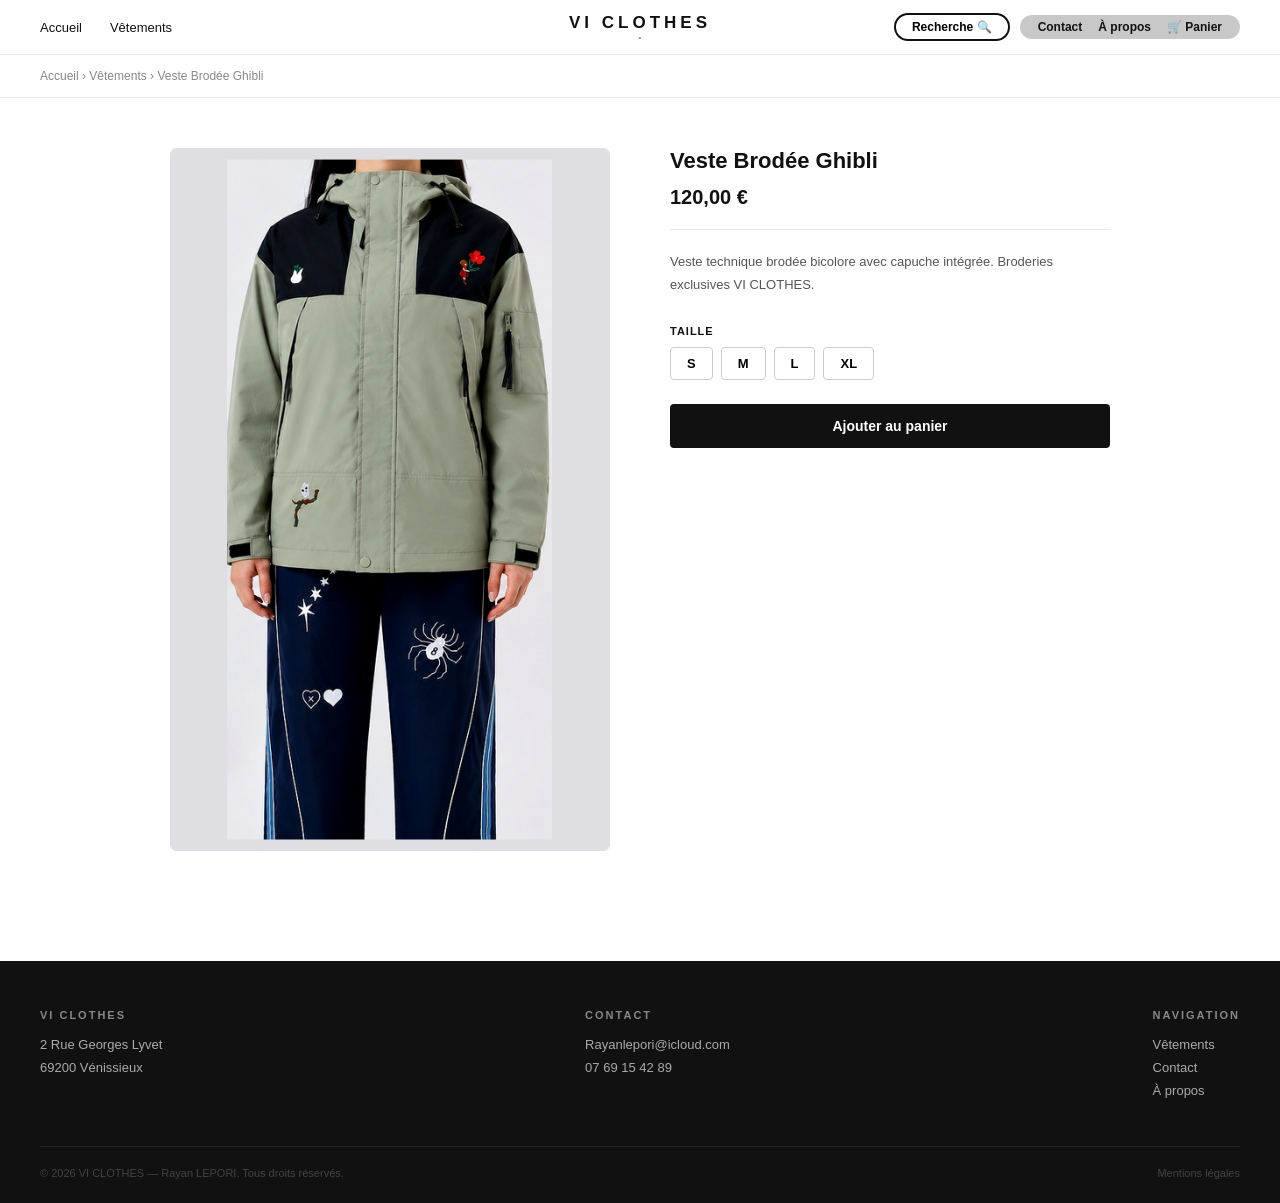
<file: produit-veste-ghibli.html>
<!DOCTYPE html>
<html lang="fr">
<head>
    <meta charset="UTF-8">
    <meta name="viewport" content="width=device-width, initial-scale=1.0">
    <title>Veste Brodée Ghibli — VI CLOTHES</title>
    <link rel="stylesheet" href="commun.css">
    <link rel="stylesheet" href="produit.css">
</head>
<body>

    <nav>
        <div class="nav-gauche">
            <a href="index.html">Accueil</a>
            <a href="vetements.html">Vêtements</a>
        </div>
        <div class="nav-logo">
            <span class="logo-titre">VI CLOTHES</span>
            <span class="logo-point">•</span>
        </div>
        <div class="nav-droite">
            <button class="btn-recherche">Recherche 🔍</button>
            <div class="nav-liens">
                <a href="contact.html">Contact</a>
                <a href="apropos.html">À propos</a>
                <a href="panier.html">🛒 Panier</a>
            </div>
        </div>
    </nav>

    <div class="fil-ariane">
        <a href="index.html">Accueil</a> › <a href="vetements.html">Vêtements</a> › Veste Brodée Ghibli
    </div>

    <div class="produit-detail">
        <div class="produit-image">
            <img src="img/img_veste_ghibli.jpg" alt="Veste Brodée Ghibli">
        </div>
        <div class="produit-info">
            <h1>Veste Brodée Ghibli</h1>
            <p class="produit-prix">120,00 €</p>
            <p class="produit-description">Veste technique brodée bicolore avec capuche intégrée. Broderies exclusives VI CLOTHES.</p>

            <p class="taille-label">TAILLE</p>
            <div class="tailles">
                <button class="taille" id="S" onclick="choisirTaille(this,'S')">S</button>
                <button class="taille" id="M" onclick="choisirTaille(this,'M')">M</button>
                <button class="taille" id="L" onclick="choisirTaille(this,'L')">L</button>
                <button class="taille" id="XL" onclick="choisirTaille(this,'XL')">XL</button>
            </div>

            <button class="btn-ajouter" onclick="ajouterArticle()">Ajouter au panier</button>
        </div>
    </div>

    <footer>
        <div class="footer-grille">
            <div class="footer-colonne">
                <h4>VI CLOTHES</h4>
                <p>2 Rue Georges Lyvet</p>
                <p>69200 Vénissieux</p>
            </div>
            <div class="footer-colonne">
                <h4>Contact</h4>
                <a href="mailto:Rayanlepori@icloud.com">Rayanlepori@icloud.com</a>
                <a href="tel:0769154289">07 69 15 42 89</a>
            </div>
            <div class="footer-colonne">
                <h4>Navigation</h4>
                <a href="vetements.html">Vêtements</a>
                <a href="contact.html">Contact</a>
                <a href="apropos.html">À propos</a>
            </div>
        </div>
        <div class="footer-bas">
            <p>© 2026 VI CLOTHES — Rayan LEPORI. Tous droits réservés.</p>
            <p>Mentions légales</p>
        </div>
    </footer>

    <script src="panier.js"></script>
    <script>
        var taille = '';

        function choisirTaille(bouton, t) {
            taille = t;
            document.getElementById('S').style.background  = '';
            document.getElementById('S').style.color       = '';
            document.getElementById('M').style.background  = '';
            document.getElementById('M').style.color       = '';
            document.getElementById('L').style.background  = '';
            document.getElementById('L').style.color       = '';
            document.getElementById('XL').style.background = '';
            document.getElementById('XL').style.color      = '';
            bouton.style.background = '#111111';
            bouton.style.color      = '#ffffff';
        }

        function ajouterArticle() {
            if (taille == '') {
                alert('Veuillez choisir une taille.');
            } else {
                ajouterAuPanier('Veste Brodée Ghibli', '120', 'img/img_veste_ghibli.jpg', taille);
            }
        }
    </script>

</body>
</html>
</file>
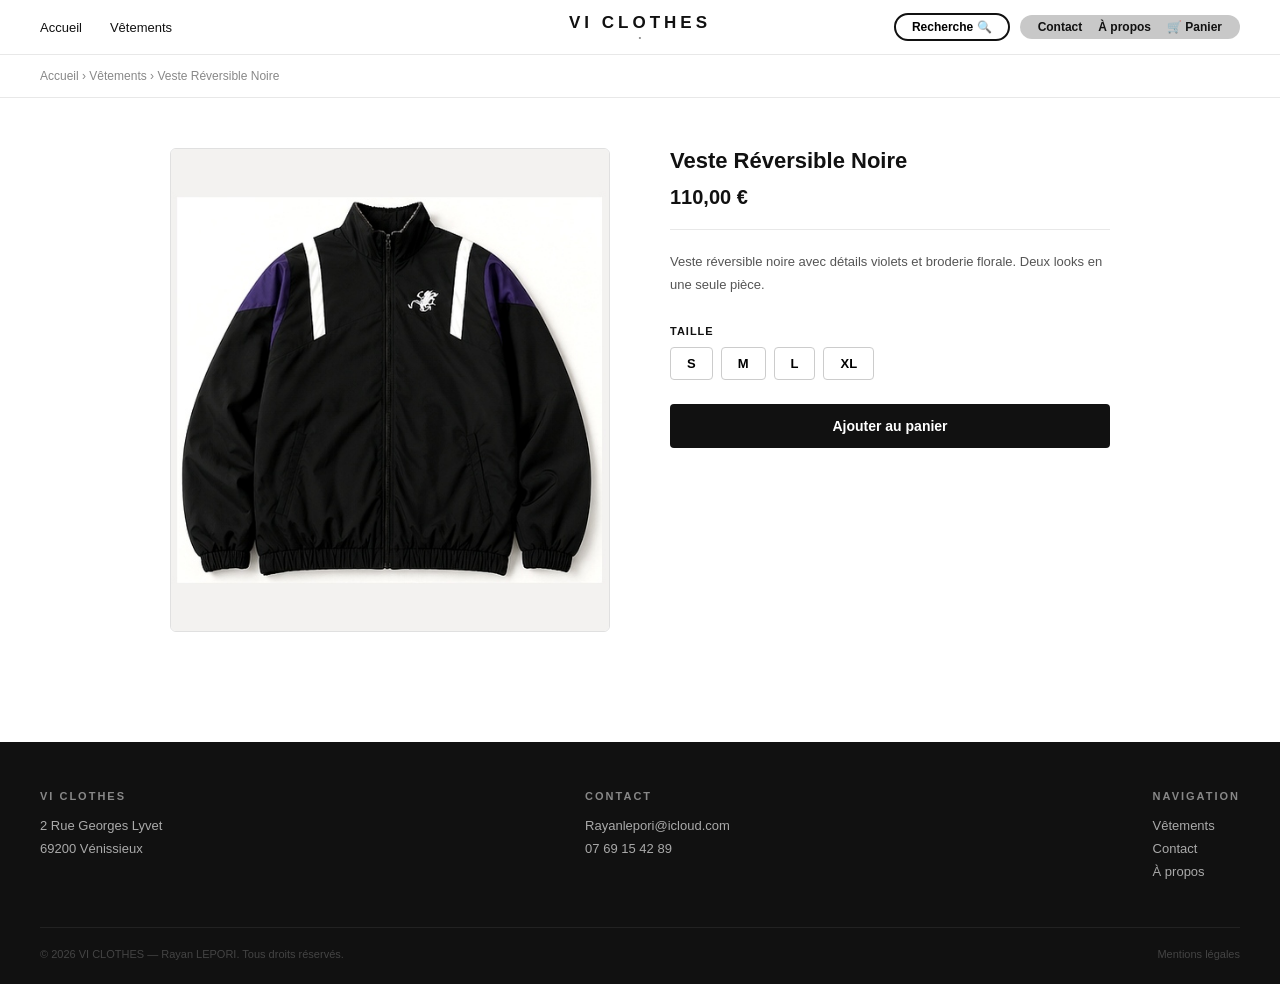
<file: produit-veste-noire.html>
<!DOCTYPE html>
<html lang="fr">
<head>
    <meta charset="UTF-8">
    <meta name="viewport" content="width=device-width, initial-scale=1.0">
    <title>Veste Réversible Noire — VI CLOTHES</title>
    <link rel="stylesheet" href="commun.css">
    <link rel="stylesheet" href="produit.css">
</head>
<body>

    <nav>
        <div class="nav-gauche">
            <a href="index.html">Accueil</a>
            <a href="vetements.html">Vêtements</a>
        </div>
        <div class="nav-logo">
            <span class="logo-titre">VI CLOTHES</span>
            <span class="logo-point">•</span>
        </div>
        <div class="nav-droite">
            <button class="btn-recherche">Recherche 🔍</button>
            <div class="nav-liens">
                <a href="contact.html">Contact</a>
                <a href="apropos.html">À propos</a>
                <a href="panier.html">🛒 Panier</a>
            </div>
        </div>
    </nav>

    <div class="fil-ariane">
        <a href="index.html">Accueil</a> › <a href="vetements.html">Vêtements</a> › Veste Réversible Noire
    </div>

    <div class="produit-detail">
        <div class="produit-image">
            <img src="img/img_veste_noire.jpg" alt="Veste Réversible Noire">
        </div>
        <div class="produit-info">
            <h1>Veste Réversible Noire</h1>
            <p class="produit-prix">110,00 €</p>
            <p class="produit-description">Veste réversible noire avec détails violets et broderie florale. Deux looks en une seule pièce.</p>

            <p class="taille-label">TAILLE</p>
            <div class="tailles">
                <button class="taille" id="S" onclick="choisirTaille(this,'S')">S</button>
                <button class="taille" id="M" onclick="choisirTaille(this,'M')">M</button>
                <button class="taille" id="L" onclick="choisirTaille(this,'L')">L</button>
                <button class="taille" id="XL" onclick="choisirTaille(this,'XL')">XL</button>
            </div>

            <button class="btn-ajouter" onclick="ajouterArticle()">Ajouter au panier</button>
        </div>
    </div>

    <footer>
        <div class="footer-grille">
            <div class="footer-colonne">
                <h4>VI CLOTHES</h4>
                <p>2 Rue Georges Lyvet</p>
                <p>69200 Vénissieux</p>
            </div>
            <div class="footer-colonne">
                <h4>Contact</h4>
                <a href="mailto:Rayanlepori@icloud.com">Rayanlepori@icloud.com</a>
                <a href="tel:0769154289">07 69 15 42 89</a>
            </div>
            <div class="footer-colonne">
                <h4>Navigation</h4>
                <a href="vetements.html">Vêtements</a>
                <a href="contact.html">Contact</a>
                <a href="apropos.html">À propos</a>
            </div>
        </div>
        <div class="footer-bas">
            <p>© 2026 VI CLOTHES — Rayan LEPORI. Tous droits réservés.</p>
            <p>Mentions légales</p>
        </div>
    </footer>

    <script src="panier.js"></script>
    <script>
        var taille = '';

        function choisirTaille(bouton, t) {
            taille = t;
            document.getElementById('S').style.background  = '';
            document.getElementById('S').style.color       = '';
            document.getElementById('M').style.background  = '';
            document.getElementById('M').style.color       = '';
            document.getElementById('L').style.background  = '';
            document.getElementById('L').style.color       = '';
            document.getElementById('XL').style.background = '';
            document.getElementById('XL').style.color      = '';
            bouton.style.background = '#111111';
            bouton.style.color      = '#ffffff';
        }

        function ajouterArticle() {
            if (taille == '') {
                alert('Veuillez choisir une taille.');
            } else {
                ajouterAuPanier('Veste Réversible Noire', '110', 'img/img_veste_noire.jpg', taille);
            }
        }
    </script>

</body>
</html>
</file>
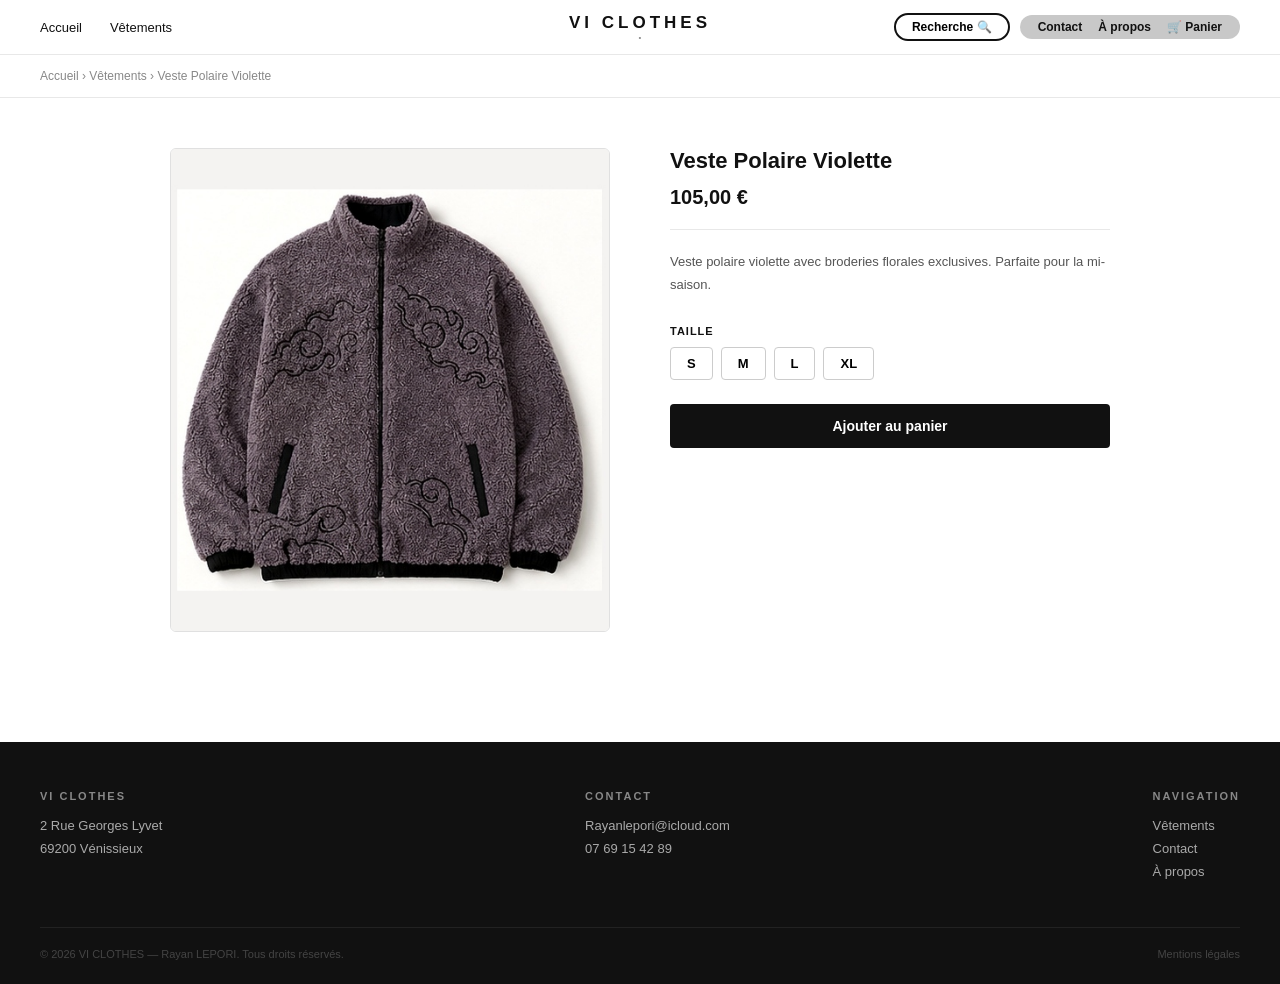
<file: produit-veste-violette.html>
<!DOCTYPE html>
<html lang="fr">
<head>
    <meta charset="UTF-8">
    <meta name="viewport" content="width=device-width, initial-scale=1.0">
    <title>Veste Polaire Violette — VI CLOTHES</title>
    <link rel="stylesheet" href="commun.css">
    <link rel="stylesheet" href="produit.css">
</head>
<body>

    <nav>
        <div class="nav-gauche">
            <a href="index.html">Accueil</a>
            <a href="vetements.html">Vêtements</a>
        </div>
        <div class="nav-logo">
            <span class="logo-titre">VI CLOTHES</span>
            <span class="logo-point">•</span>
        </div>
        <div class="nav-droite">
            <button class="btn-recherche">Recherche 🔍</button>
            <div class="nav-liens">
                <a href="contact.html">Contact</a>
                <a href="apropos.html">À propos</a>
                <a href="panier.html">🛒 Panier</a>
            </div>
        </div>
    </nav>

    <div class="fil-ariane">
        <a href="index.html">Accueil</a> › <a href="vetements.html">Vêtements</a> › Veste Polaire Violette
    </div>

    <div class="produit-detail">
        <div class="produit-image">
            <img src="img/img_veste_violette.jpg" alt="Veste Polaire Violette">
        </div>
        <div class="produit-info">
            <h1>Veste Polaire Violette</h1>
            <p class="produit-prix">105,00 €</p>
            <p class="produit-description">Veste polaire violette avec broderies florales exclusives. Parfaite pour la mi-saison.</p>

            <p class="taille-label">TAILLE</p>
            <div class="tailles">
                <button class="taille" id="S" onclick="choisirTaille(this,'S')">S</button>
                <button class="taille" id="M" onclick="choisirTaille(this,'M')">M</button>
                <button class="taille" id="L" onclick="choisirTaille(this,'L')">L</button>
                <button class="taille" id="XL" onclick="choisirTaille(this,'XL')">XL</button>
            </div>

            <button class="btn-ajouter" onclick="ajouterArticle()">Ajouter au panier</button>
        </div>
    </div>

    <footer>
        <div class="footer-grille">
            <div class="footer-colonne">
                <h4>VI CLOTHES</h4>
                <p>2 Rue Georges Lyvet</p>
                <p>69200 Vénissieux</p>
            </div>
            <div class="footer-colonne">
                <h4>Contact</h4>
                <a href="mailto:Rayanlepori@icloud.com">Rayanlepori@icloud.com</a>
                <a href="tel:0769154289">07 69 15 42 89</a>
            </div>
            <div class="footer-colonne">
                <h4>Navigation</h4>
                <a href="vetements.html">Vêtements</a>
                <a href="contact.html">Contact</a>
                <a href="apropos.html">À propos</a>
            </div>
        </div>
        <div class="footer-bas">
            <p>© 2026 VI CLOTHES — Rayan LEPORI. Tous droits réservés.</p>
            <p>Mentions légales</p>
        </div>
    </footer>

    <script src="panier.js"></script>
    <script>
        var taille = '';

        function choisirTaille(bouton, t) {
            taille = t;
            document.getElementById('S').style.background  = '';
            document.getElementById('S').style.color       = '';
            document.getElementById('M').style.background  = '';
            document.getElementById('M').style.color       = '';
            document.getElementById('L').style.background  = '';
            document.getElementById('L').style.color       = '';
            document.getElementById('XL').style.background = '';
            document.getElementById('XL').style.color      = '';
            bouton.style.background = '#111111';
            bouton.style.color      = '#ffffff';
        }

        function ajouterArticle() {
            if (taille == '') {
                alert('Veuillez choisir une taille.');
            } else {
                ajouterAuPanier('Veste Polaire Violette', '105', 'img/img_veste_violette.jpg', taille);
            }
        }
    </script>

</body>
</html>
</file>
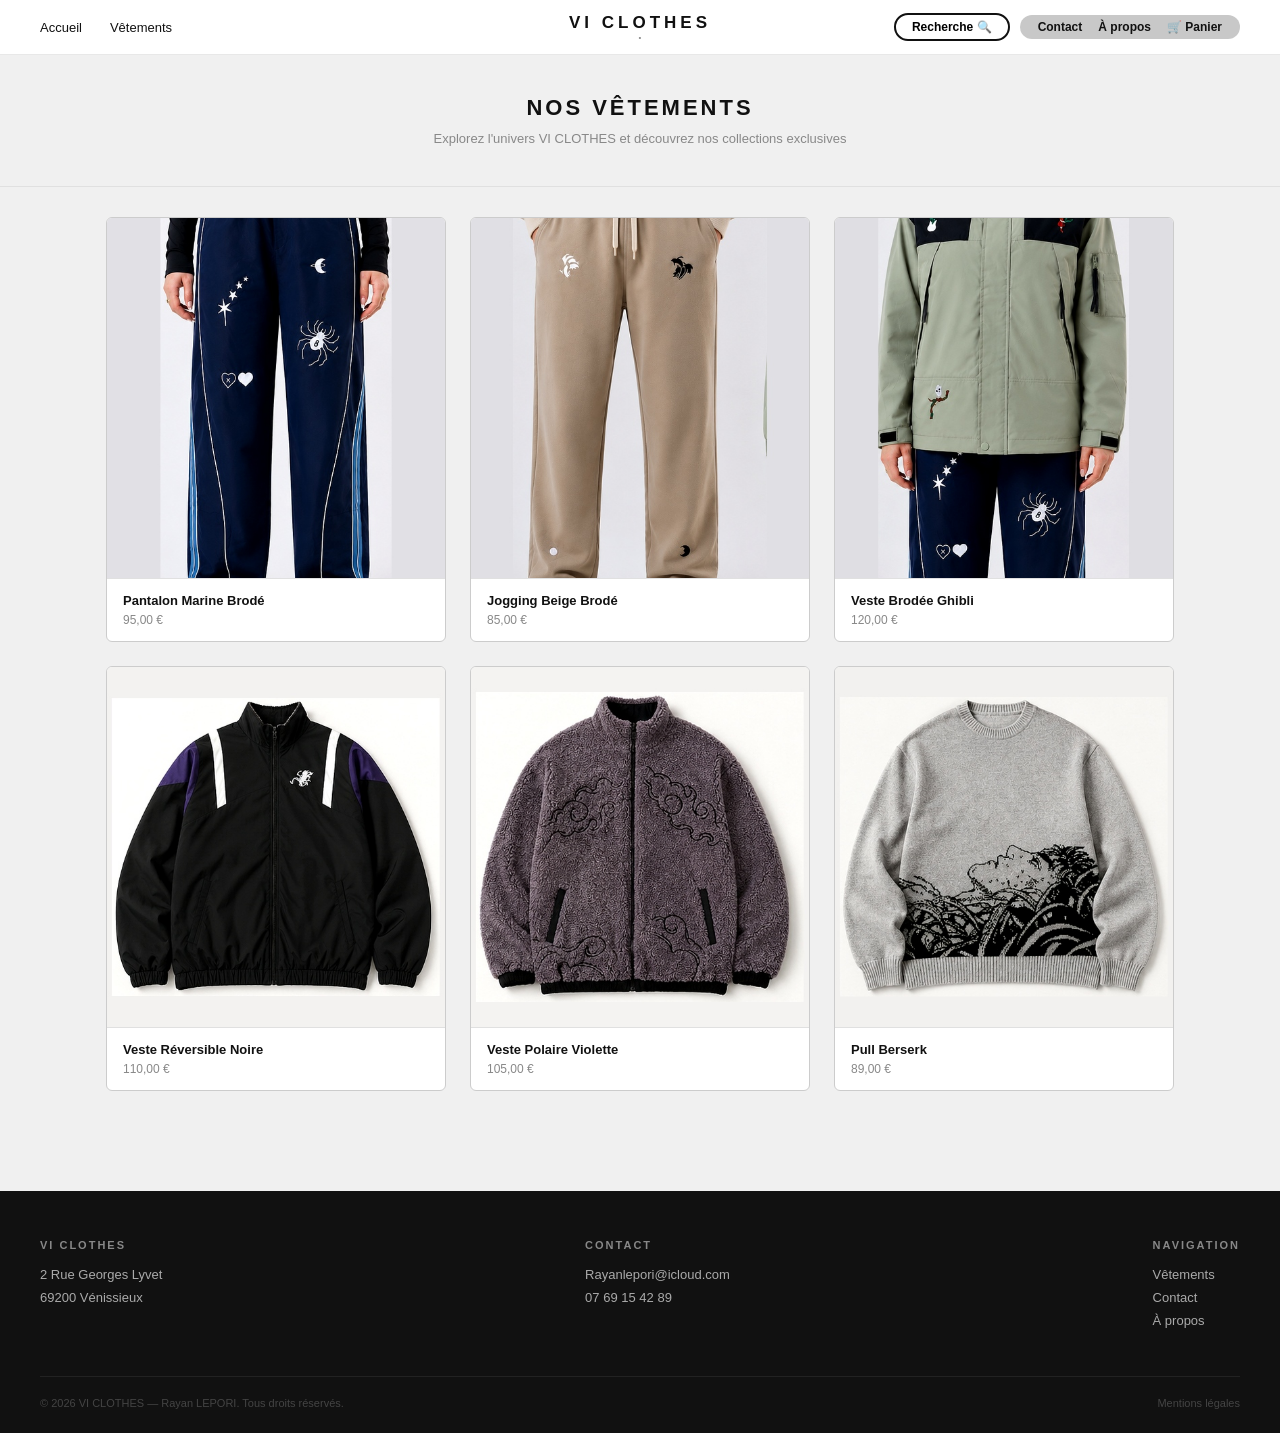
<file: vetements.html>
<!DOCTYPE html>
<html lang="fr">
<head>
    <meta charset="UTF-8">
    <meta name="viewport" content="width=device-width, initial-scale=1.0">
    <title>Vêtements — VI CLOTHES</title>
    <link rel="stylesheet" href="commun.css">
    <link rel="stylesheet" href="vetements.css">
</head>
<body>

    <nav>
        <div class="nav-gauche">
            <a href="index.html">Accueil</a>
            <a href="vetements.html">Vêtements</a>
        </div>
        <div class="nav-logo">
            <span class="logo-titre">VI CLOTHES</span>
            <span class="logo-point">•</span>
        </div>
        <div class="nav-droite">
            <button class="btn-recherche">Recherche 🔍</button>
            <div class="nav-liens">
                <a href="contact.html">Contact</a>
                <a href="apropos.html">À propos</a>
                <a href="panier.html">🛒 Panier</a>
            </div>
        </div>
    </nav>

    <div class="header-page">
        <h1>Nos Vêtements</h1>
        <p>Explorez l'univers VI CLOTHES et découvrez nos collections exclusives</p>
    </div>

    <div class="catalogue">
        <div class="grille-produits">

            <a href="produit-pantalon-marine.html" class="carte-produit" id="carte1">
                <img src="img/img_pantalon_marine.jpg" alt="Pantalon Marine Brodé">
                <div class="info-produit">
                    <h3>Pantalon Marine Brodé</h3>
                    <p>95,00 €</p>
                </div>
            </a>

            <a href="produit-jogging-beige.html" class="carte-produit" id="carte2">
                <img src="img/img_jogging_beige.jpg" alt="Jogging Beige Brodé">
                <div class="info-produit">
                    <h3>Jogging Beige Brodé</h3>
                    <p>85,00 €</p>
                </div>
            </a>

            <a href="produit-veste-ghibli.html" class="carte-produit" id="carte3">
                <img src="img/img_veste_ghibli.jpg" alt="Veste Brodée Ghibli">
                <div class="info-produit">
                    <h3>Veste Brodée Ghibli</h3>
                    <p>120,00 €</p>
                </div>
            </a>

            <a href="produit-veste-noire.html" class="carte-produit" id="carte4">
                <img src="img/img_veste_noire.jpg" alt="Veste Réversible Noire">
                <div class="info-produit">
                    <h3>Veste Réversible Noire</h3>
                    <p>110,00 €</p>
                </div>
            </a>

            <a href="produit-veste-violette.html" class="carte-produit" id="carte5">
                <img src="img/img_veste_violette.jpg" alt="Veste Polaire Violette">
                <div class="info-produit">
                    <h3>Veste Polaire Violette</h3>
                    <p>105,00 €</p>
                </div>
            </a>

            <a href="produit-pull-berserk.html" class="carte-produit" id="carte6">
                <img src="img/img_pull_berserk.jpg" alt="Pull Berserk">
                <div class="info-produit">
                    <h3>Pull Berserk</h3>
                    <p>89,00 €</p>
                </div>
            </a>

        </div>
    </div>

    <footer>
        <div class="footer-grille">
            <div class="footer-colonne">
                <h4>VI CLOTHES</h4>
                <p>2 Rue Georges Lyvet</p>
                <p>69200 Vénissieux</p>
            </div>
            <div class="footer-colonne">
                <h4>Contact</h4>
                <a href="mailto:Rayanlepori@icloud.com">Rayanlepori@icloud.com</a>
                <a href="tel:0769154289">07 69 15 42 89</a>
            </div>
            <div class="footer-colonne">
                <h4>Navigation</h4>
                <a href="vetements.html">Vêtements</a>
                <a href="contact.html">Contact</a>
                <a href="apropos.html">À propos</a>
            </div>
        </div>
        <div class="footer-bas">
            <p>© 2026 VI CLOTHES — Rayan LEPORI. Tous droits réservés.</p>
            <p>Mentions légales</p>
        </div>
    </footer>

    <script src="panier.js"></script>
    <script>
        var noms = ['pantalon marine', 'jogging beige', 'veste ghibli', 'veste noire', 'veste violette', 'pull berserk'];

        function filtrer() {
            var texte = document.getElementById('recherche').value.toLowerCase();
            var i;
            for (i = 1; i <= 6; i = i + 1) {
                if (noms[i-1].indexOf(texte) != -1) {
                    document.getElementById('carte' + i).style.display = 'block';
                } else {
                    document.getElementById('carte' + i).style.display = 'none';
                }
            }
        }
    </script>

</body>
</html>
</file>
<file: commun.css>
* {
    margin: 0;
    padding: 0;
    box-sizing: border-box;
}

body {
    font-family: Arial, sans-serif;
    color: #111111;
}

a {
    text-decoration: none;
    color: #111111;
}

/* ===== NAVBAR ===== */
nav {
    background-color: #ffffff;
    border-bottom: 1px solid #e8e8e8;
    height: 55px;
    display: grid;
    grid-template-columns: 1fr auto 1fr;
    align-items: center;
    padding: 0 40px;
    position: sticky;
    top: 0;
    z-index: 100;
}

.nav-gauche {
    display: flex;
    gap: 28px;
}

.nav-gauche a {
    font-size: 13px;
    font-weight: 400;
}

.nav-logo {
    text-align: center;
}

.nav-logo .logo-titre {
    font-size: 17px;
    font-weight: bold;
    letter-spacing: 4px;
    display: block;
}

.nav-logo .logo-point {
    font-size: 8px;
    color: #888888;
    display: block;
}

.nav-droite {
    display: flex;
    align-items: center;
    justify-content: flex-end;
    gap: 10px;
}

.btn-recherche {
    border: 2px solid #111111;
    border-radius: 20px;
    padding: 5px 16px;
    font-size: 12px;
    font-weight: bold;
    background: none;
    cursor: pointer;
}

.nav-liens {
    background-color: #c8c8c8;
    border-radius: 20px;
    padding: 5px 18px;
    display: flex;
    gap: 16px;
    align-items: center;
}

.nav-liens a {
    font-size: 12px;
    font-weight: bold;
}

/* ===== FOOTER ===== */
footer {
    background-color: #111111;
    color: #ffffff;
    padding: 48px 40px 24px;
    margin-top: 60px;
}

.footer-grille {
    display: flex;
    justify-content: space-between;
    gap: 40px;
    margin-bottom: 40px;
}

.footer-colonne h4 {
    font-size: 11px;
    font-weight: bold;
    letter-spacing: 2px;
    text-transform: uppercase;
    color: #888888;
    margin-bottom: 16px;
}

.footer-colonne p,
.footer-colonne a {
    font-size: 13px;
    color: #aaaaaa;
    display: block;
    margin-bottom: 8px;
}

.footer-colonne a:hover {
    color: #ffffff;
}

.footer-bas {
    border-top: 1px solid #222222;
    padding-top: 20px;
    display: flex;
    justify-content: space-between;
}

.footer-bas p {
    font-size: 11px;
    color: #444444;
}
</file>
<file: accueil.css>
body { background-color: #ffffff; }

.banniere {
    width: 100%;
    height: 420px;
    background-color: #111111;
    position: relative;
    overflow: hidden;
}

.banniere img {
    position: absolute;
    top: 0;
    left: 0;
    width: 100%;
    height: 100%;
    object-fit: cover;
    opacity: 0.6;
}

.banniere-contenu {
    position: absolute;
    top: 50%;
    left: 55px;
    transform: translateY(-50%);
}

.banniere-contenu h1 {
    font-size: 52px;
    font-weight: bold;
    color: #ffffff;
    line-height: 1.1;
    margin-bottom: 16px;
}

.banniere-contenu p {
    font-size: 14px;
    color: #cccccc;
    margin-bottom: 28px;
}

.btn-commander {
    display: inline-block;
    background-color: #ffffff;
    color: #111111;
    padding: 12px 28px;
    font-size: 14px;
    font-weight: bold;
    border-radius: 4px;
}

.meilleures-ventes {
    padding: 60px 40px;
    background-color: #ffffff;
}

.meilleures-ventes h2 {
    text-align: center;
    font-size: 15px;
    font-weight: bold;
    letter-spacing: 2px;
    text-transform: uppercase;
    margin-bottom: 36px;
}

.grille-produits {
    display: flex;
    justify-content: center;
    gap: 40px;
    max-width: 1200px;
    margin: 0 auto;
}

.carte-produit {
    display: block;
    border: 1px solid #e0e0e0;
    border-radius: 6px;
    overflow: hidden;
    width: 320px;
    color: #111111;
}

.carte-produit img {
    width: 100%;
    height: 380px;
    object-fit: cover;
    display: block;
}

.info-produit {
    padding: 14px 16px;
    border-top: 1px solid #e0e0e0;
}

.info-produit h3 {
    font-size: 13px;
    font-weight: bold;
    margin-bottom: 5px;
}

.info-produit p {
    font-size: 12px;
    color: #888888;
}

.voir-plus {
    text-align: center;
    margin-top: 36px;
}

.voir-plus a {
    display: inline-block;
    border: 1px solid #cccccc;
    padding: 10px 60px;
    font-size: 12px;
    font-weight: bold;
    letter-spacing: 1.5px;
    text-transform: uppercase;
    border-radius: 4px;
}
</file>
<file: apropos.css>
body { background-color: #f5f5f5; }

.hero-apropos {
    background-color: #111111;
    text-align: center;
    padding: 60px 40px;
}

.hero-apropos h1 {
    font-size: 36px;
    font-weight: bold;
    color: #ffffff;
    letter-spacing: 3px;
    margin-bottom: 14px;
}

.hero-apropos p {
    font-size: 14px;
    color: #888888;
}

.apropos-contenu {
    max-width: 1200px;
    margin: 40px auto;
    padding: 0 40px;
}

.apropos-grille {
    display: flex;
    gap: 24px;
    margin-bottom: 24px;
}

.bloc {
    flex: 1;
    border-radius: 8px;
    padding: 32px;
}

.bloc-blanc {
    background-color: #ffffff;
    border: 1px solid #e0e0e0;
}

.bloc-noir {
    background-color: #111111;
}

.bloc-label {
    font-size: 10px;
    font-weight: bold;
    letter-spacing: 2px;
    color: #888888;
    margin-bottom: 16px;
}

.bloc-blanc p {
    font-size: 13px;
    color: #555555;
    line-height: 1.8;
    margin-bottom: 10px;
}

.bloc-noir ul {
    list-style: none;
    padding: 0;
}

.bloc-noir ul li {
    font-size: 13px;
    color: #aaaaaa;
    padding: 8px 0;
    border-bottom: 1px solid #222222;
}

.bloc-noir ul li:last-child {
    border-bottom: none;
}

.stats-grille {
    display: flex;
    gap: 24px;
    margin-bottom: 24px;
}

.stat {
    flex: 1;
    border-radius: 8px;
    padding: 28px;
    text-align: center;
}

.stat-blanc {
    background-color: #ffffff;
    border: 1px solid #e0e0e0;
}

.stat-noir {
    background-color: #111111;
}

.stat-chiffre {
    font-size: 36px;
    font-weight: bold;
    color: #111111;
    margin-bottom: 8px;
}

.stat-noir .stat-chiffre {
    color: #ffffff;
}

.stat-label {
    font-size: 10px;
    font-weight: bold;
    letter-spacing: 2px;
    color: #888888;
    margin-bottom: 6px;
}

.stat-detail {
    font-size: 12px;
    color: #aaaaaa;
}

.pourquoi {
    background-color: #ffffff;
    border: 1px solid #e0e0e0;
    border-radius: 8px;
    padding: 32px;
}

.pourquoi p {
    font-size: 13px;
    color: #555555;
    line-height: 1.8;
}
</file>
<file: commande.css>
body { background-color: #f5f5f5; }

.header-page {
    text-align: center;
    padding: 40px 20px;
}

.header-page h1 {
    font-size: 22px;
    font-weight: bold;
    letter-spacing: 3px;
    text-transform: uppercase;
}

.commande-grille {
    display: flex;
    gap: 30px;
    max-width: 1100px;
    margin: 40px auto;
    padding: 0 40px;
}

.formulaire-bloc {
    flex: 2;
    background-color: #ffffff;
    border: 1px solid #e0e0e0;
    border-radius: 8px;
    padding: 36px;
}

.formulaire-bloc h2 {
    font-size: 18px;
    font-weight: bold;
    margin-bottom: 24px;
}

.champ {
    display: flex;
    flex-direction: column;
    gap: 6px;
    margin-bottom: 18px;
}

.champ label {
    font-size: 11px;
    font-weight: bold;
    letter-spacing: 1px;
    text-transform: uppercase;
    color: #555555;
}

.champ input {
    border: 1px solid #d0d0d0;
    border-radius: 4px;
    padding: 10px 14px;
    font-size: 13px;
    font-family: Arial, sans-serif;
    background-color: #f8f8f8;
}

.btn-valider {
    width: 100%;
    background-color: #111111;
    color: #ffffff;
    padding: 14px;
    font-size: 14px;
    font-weight: bold;
    border: none;
    border-radius: 4px;
    cursor: pointer;
    font-family: Arial, sans-serif;
    margin-top: 10px;
}

.recap-bloc {
    flex: 1;
    background-color: #ffffff;
    border: 1px solid #e0e0e0;
    border-radius: 8px;
    padding: 28px;
    height: fit-content;
}

.recap-bloc h2 {
    font-size: 18px;
    font-weight: bold;
    margin-bottom: 20px;
}

.recap-article {
    display: flex;
    justify-content: space-between;
    padding: 10px 0;
    border-bottom: 1px solid #e8e8e8;
    font-size: 13px;
    color: #555555;
}

.recap-total {
    display: flex;
    justify-content: space-between;
    font-size: 15px;
    font-weight: bold;
    margin-top: 16px;
    padding-top: 16px;
    border-top: 2px solid #111111;
}

.paypal-bloc {
    margin-top: 20px;
    padding-top: 20px;
    border-top: 1px solid #e0e0e0;
    text-align: center;
}

.paypal-bloc p {
    font-size: 13px;
    color: #888888;
    margin-bottom: 12px;
}

.btn-paypal {
    display: inline-block;
    background-color: #0070ba;
    color: #ffffff;
    padding: 14px 32px;
    font-size: 14px;
    font-weight: bold;
    border-radius: 4px;
}

.apres-paypal {
    font-size: 12px;
    color: #888888;
    margin-top: 16px;
    margin-bottom: 10px;
}

.btn-confirmer {
    display: inline-block;
    background-color: #ffffff;
    color: #111111;
    border: 1px solid #111111;
    padding: 12px 24px;
    font-size: 13px;
    font-weight: bold;
    border-radius: 4px;
}
</file>
<file: confirmation.css>
body { background-color: #f5f5f5; }

.confirmation-contenu {
    max-width: 600px;
    margin: 80px auto;
    text-align: center;
    padding: 0 40px;
    background-color: #ffffff;
    border: 1px solid #e0e0e0;
    border-radius: 8px;
    padding: 60px 40px;
}

.confirmation-icone {
    font-size: 60px;
    color: #111111;
    margin-bottom: 20px;
}

.confirmation-contenu h1 {
    font-size: 24px;
    font-weight: bold;
    margin-bottom: 16px;
}

.confirmation-contenu p {
    font-size: 14px;
    color: #555555;
    margin-bottom: 12px;
}

.recap-confirmation {
    background-color: #f5f5f5;
    border: 1px solid #e0e0e0;
    border-radius: 6px;
    padding: 20px;
    margin: 24px 0;
    text-align: left;
    font-size: 13px;
    color: #555555;
    line-height: 1.8;
}

.info-livraison {
    font-size: 13px;
    color: #888888;
    font-style: italic;
    margin-bottom: 28px;
}

.btn-retour {
    display: inline-block;
    background-color: #111111;
    color: #ffffff;
    padding: 12px 32px;
    font-size: 14px;
    font-weight: bold;
    border-radius: 4px;
}
</file>
<file: contact.css>
body { background-color: #f5f5f5; }

.header-page {
    text-align: center;
    padding: 40px 20px;
}

.header-page h1 {
    font-size: 22px;
    font-weight: bold;
    letter-spacing: 3px;
    text-transform: uppercase;
}

.contact-grille {
    display: flex;
    gap: 30px;
    max-width: 1200px;
    margin: 40px auto;
    padding: 0 40px;
}

.formulaire-bloc {
    flex: 2;
    background-color: #ffffff;
    border: 1px solid #e0e0e0;
    border-radius: 8px;
    padding: 36px;
}

.formulaire-bloc h2 {
    font-size: 18px;
    font-weight: bold;
    margin-bottom: 8px;
}

.sous-titre {
    font-size: 12px;
    color: #888888;
    margin-bottom: 28px;
}

.champ {
    display: flex;
    flex-direction: column;
    gap: 6px;
    margin-bottom: 18px;
}

.champ label {
    font-size: 11px;
    font-weight: bold;
    letter-spacing: 1px;
    text-transform: uppercase;
    color: #555555;
}

.champ input,
.champ textarea {
    border: 1px solid #d0d0d0;
    border-radius: 4px;
    padding: 10px 14px;
    font-size: 13px;
    font-family: Arial, sans-serif;
    background-color: #f8f8f8;
}

.champ textarea {
    resize: vertical;
}

.champ-double {
    display: flex;
    gap: 16px;
}

.champ-double .champ {
    flex: 1;
}

.btn-envoyer {
    background-color: #111111;
    color: #ffffff;
    padding: 12px 28px;
    font-size: 14px;
    font-weight: bold;
    border: none;
    border-radius: 4px;
    cursor: pointer;
    font-family: Arial, sans-serif;
}

.infos-bloc {
    flex: 1;
    background-color: #111111;
    border-radius: 8px;
    padding: 36px;
}

.infos-bloc h2 {
    font-size: 18px;
    font-weight: bold;
    color: #ffffff;
    margin-bottom: 24px;
}

.info-ligne {
    margin-bottom: 24px;
    padding-bottom: 24px;
    border-bottom: 1px solid #2a2a2a;
}

.info-ligne:last-child {
    border-bottom: none;
    margin-bottom: 0;
}

.info-label {
    font-size: 10px;
    font-weight: bold;
    letter-spacing: 2px;
    color: #888888;
    margin-bottom: 8px;
}

.info-ligne p,
.info-ligne a {
    font-size: 13px;
    color: #aaaaaa;
    display: block;
    margin-bottom: 4px;
}
</file>
<file: panier.css>
body { background-color: #f5f5f5; }

.header-page {
    text-align: center;
    padding: 40px 20px;
}

.header-page h1 {
    font-size: 22px;
    font-weight: bold;
    letter-spacing: 3px;
    text-transform: uppercase;
}

.panier-contenu {
    display: flex;
    gap: 30px;
    max-width: 1100px;
    margin: 40px auto;
    padding: 0 40px;
}

.articles-bloc {
    flex: 2;
}

.article {
    display: flex;
    gap: 20px;
    background: #ffffff;
    border: 1px solid #e0e0e0;
    border-radius: 6px;
    padding: 16px;
    margin-bottom: 16px;
    align-items: center;
}

.article img {
    width: 90px;
    height: 110px;
    object-fit: cover;
    border-radius: 4px;
}

.article-info {
    flex: 1;
}

.article-info h3 {
    font-size: 14px;
    font-weight: bold;
    margin-bottom: 6px;
}

.article-info p {
    font-size: 12px;
    color: #888888;
    margin-bottom: 4px;
}

.article-prix {
    font-size: 14px;
    font-weight: bold;
    color: #111111;
}

.btn-supprimer {
    background: none;
    border: none;
    font-size: 18px;
    color: #888888;
    cursor: pointer;
}

.recap-bloc {
    flex: 1;
    background: #ffffff;
    border: 1px solid #e0e0e0;
    border-radius: 6px;
    padding: 24px;
    height: fit-content;
}

.recap-bloc h2 {
    font-size: 16px;
    font-weight: bold;
    margin-bottom: 20px;
}

.recap-ligne {
    display: flex;
    justify-content: space-between;
    font-size: 14px;
    font-weight: bold;
    margin-bottom: 24px;
    padding-bottom: 16px;
    border-bottom: 1px solid #e0e0e0;
}

.btn-commander {
    display: block;
    background-color: #111111;
    color: #ffffff;
    text-align: center;
    padding: 14px;
    font-size: 14px;
    font-weight: bold;
    border-radius: 4px;
}

.btn-vider {
    display: block;
    width: 100%;
    background: none;
    border: 1px solid #cccccc;
    padding: 12px;
    font-size: 13px;
    color: #888888;
    border-radius: 4px;
    cursor: pointer;
    margin-top: 10px;
    font-family: Arial, sans-serif;
}

.btn-vider:hover {
    border-color: #111111;
    color: #111111;
}
</file>
<file: produit.css>
body { background-color: #ffffff; }

.fil-ariane {
    padding: 14px 40px;
    font-size: 12px;
    color: #888888;
    border-bottom: 1px solid #e8e8e8;
}

.fil-ariane a {
    color: #888888;
}

.produit-detail {
    display: flex;
    gap: 60px;
    padding: 50px 80px;
    max-width: 1100px;
    margin: 0 auto;
}

.produit-image {
    width: 440px;
    border: 1px solid #e0e0e0;
    border-radius: 6px;
    overflow: hidden;
}

.produit-image img {
    width: 100%;
    display: block;
}

.produit-info {
    flex: 1;
}

.produit-info h1 {
    font-size: 22px;
    font-weight: bold;
    margin-bottom: 12px;
}

.produit-prix {
    font-size: 20px;
    font-weight: bold;
    margin-bottom: 20px;
}

.produit-description {
    font-size: 13px;
    color: #555555;
    line-height: 1.8;
    margin-bottom: 28px;
    padding-top: 20px;
    border-top: 1px solid #e8e8e8;
}

.taille-label {
    font-size: 11px;
    font-weight: bold;
    letter-spacing: 1px;
    margin-bottom: 10px;
}

.tailles {
    display: flex;
    gap: 8px;
    margin-bottom: 24px;
}

.taille {
    border: 1px solid #cccccc;
    padding: 8px 16px;
    font-size: 13px;
    font-weight: bold;
    cursor: pointer;
    border-radius: 4px;
    background: none;
    font-family: Arial, sans-serif;
}

.taille.selectionnee {
    background-color: #111111;
    color: #ffffff;
    border-color: #111111;
}

.btn-ajouter {
    width: 100%;
    background-color: #111111;
    color: #ffffff;
    padding: 14px;
    font-size: 14px;
    font-weight: bold;
    border: none;
    border-radius: 4px;
    cursor: pointer;
    font-family: Arial, sans-serif;
}
</file>
<file: vetements.css>
body { background-color: #f0f0f0; }

.header-page {
    text-align: center;
    padding: 40px 20px;
    border-bottom: 1px solid #e0e0e0;
}

.header-page h1 {
    font-size: 22px;
    font-weight: bold;
    letter-spacing: 3px;
    text-transform: uppercase;
    margin-bottom: 10px;
}

.header-page p {
    font-size: 13px;
    color: #888888;
}

.barre-recherche {
    max-width: 400px;
    margin: 30px auto 0 auto;
}

.barre-recherche input {
    width: 100%;
    padding: 10px 16px;
    font-size: 13px;
    border: 1px solid #cccccc;
    border-radius: 4px;
    font-family: Arial, sans-serif;
}

.catalogue {
    padding: 30px 40px 40px;
}

.grille-produits {
    display: flex;
    flex-wrap: wrap;
    justify-content: center;
    gap: 24px;
    max-width: 1200px;
    margin: 0 auto;
}

.carte-produit {
    display: block;
    background-color: #ffffff;
    border: 1px solid #cccccc;
    border-radius: 6px;
    overflow: hidden;
    width: 340px;
    color: #111111;
}

.carte-produit img {
    width: 100%;
    height: 360px;
    object-fit: cover;
    display: block;
}

.info-produit {
    padding: 14px 16px;
    border-top: 1px solid #e0e0e0;
}

.info-produit h3 {
    font-size: 13px;
    font-weight: bold;
    margin-bottom: 5px;
}

.info-produit p {
    font-size: 12px;
    color: #888888;
}
</file>
